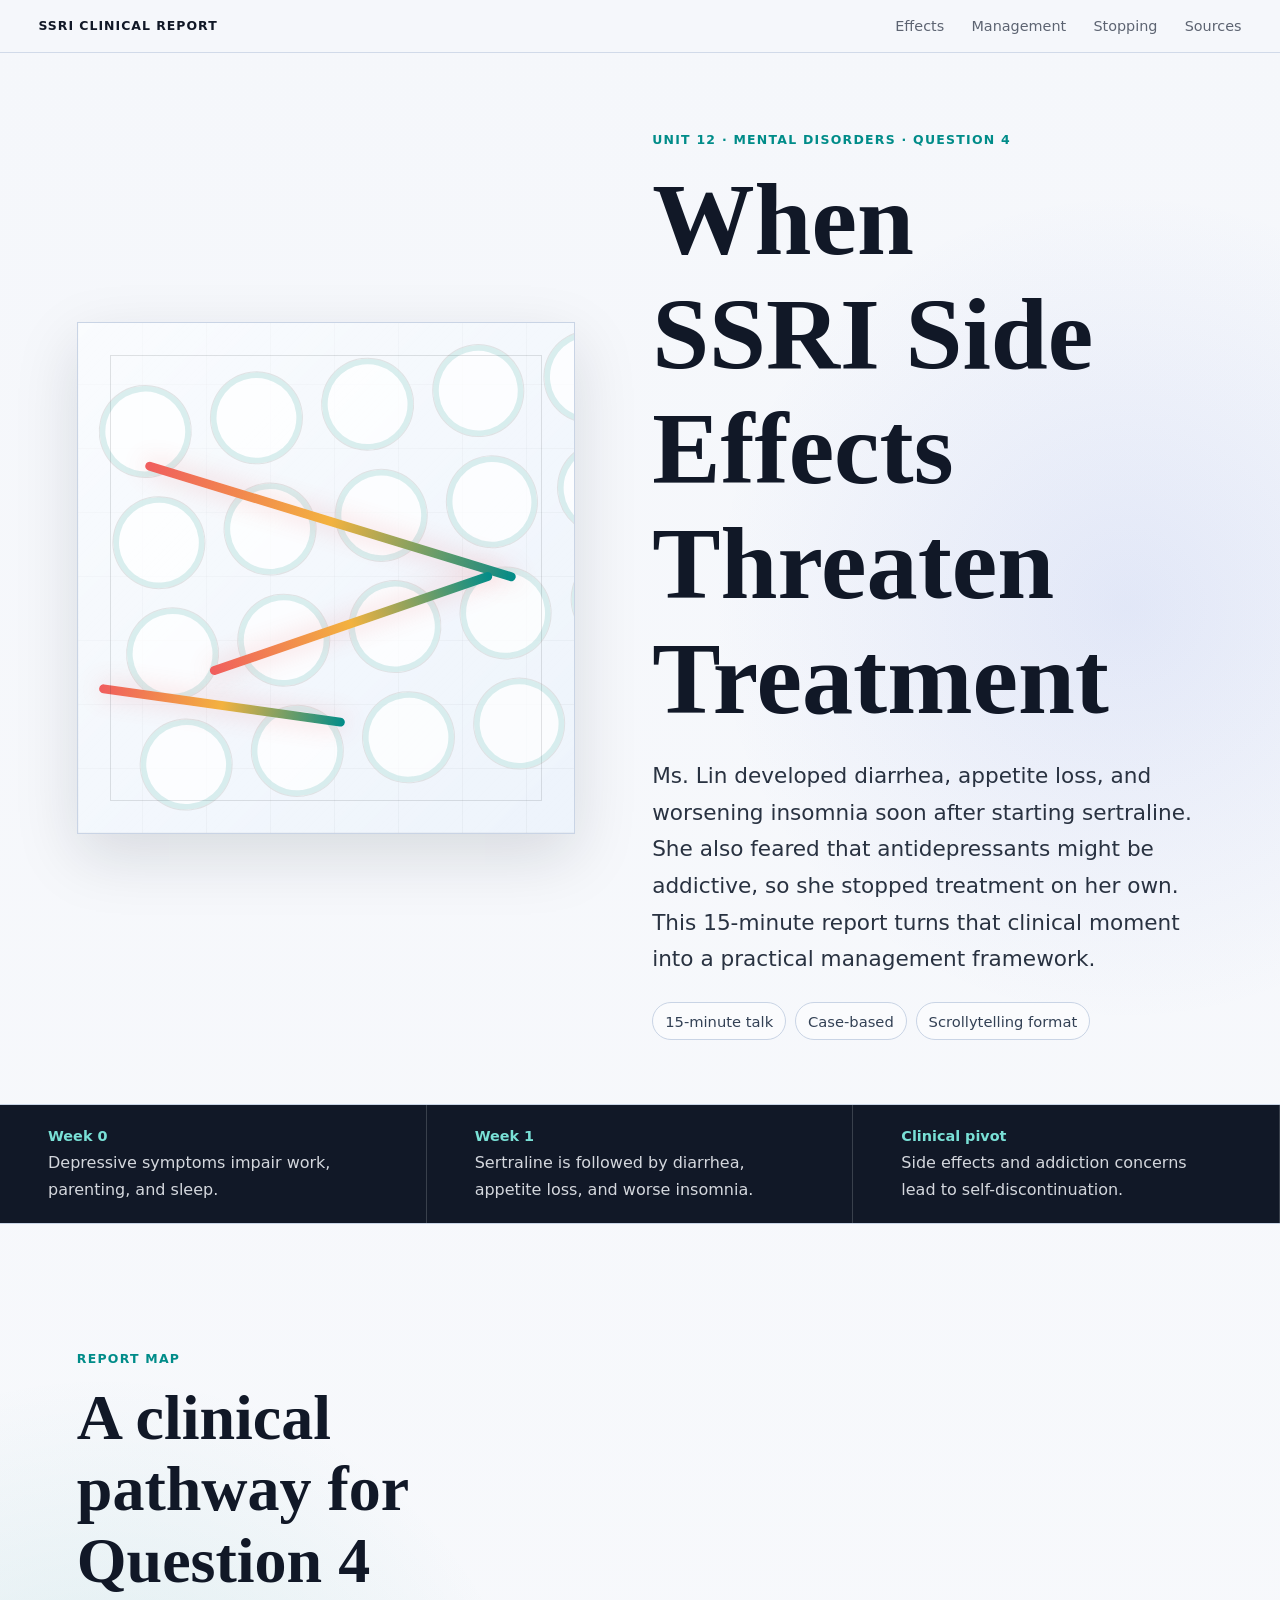
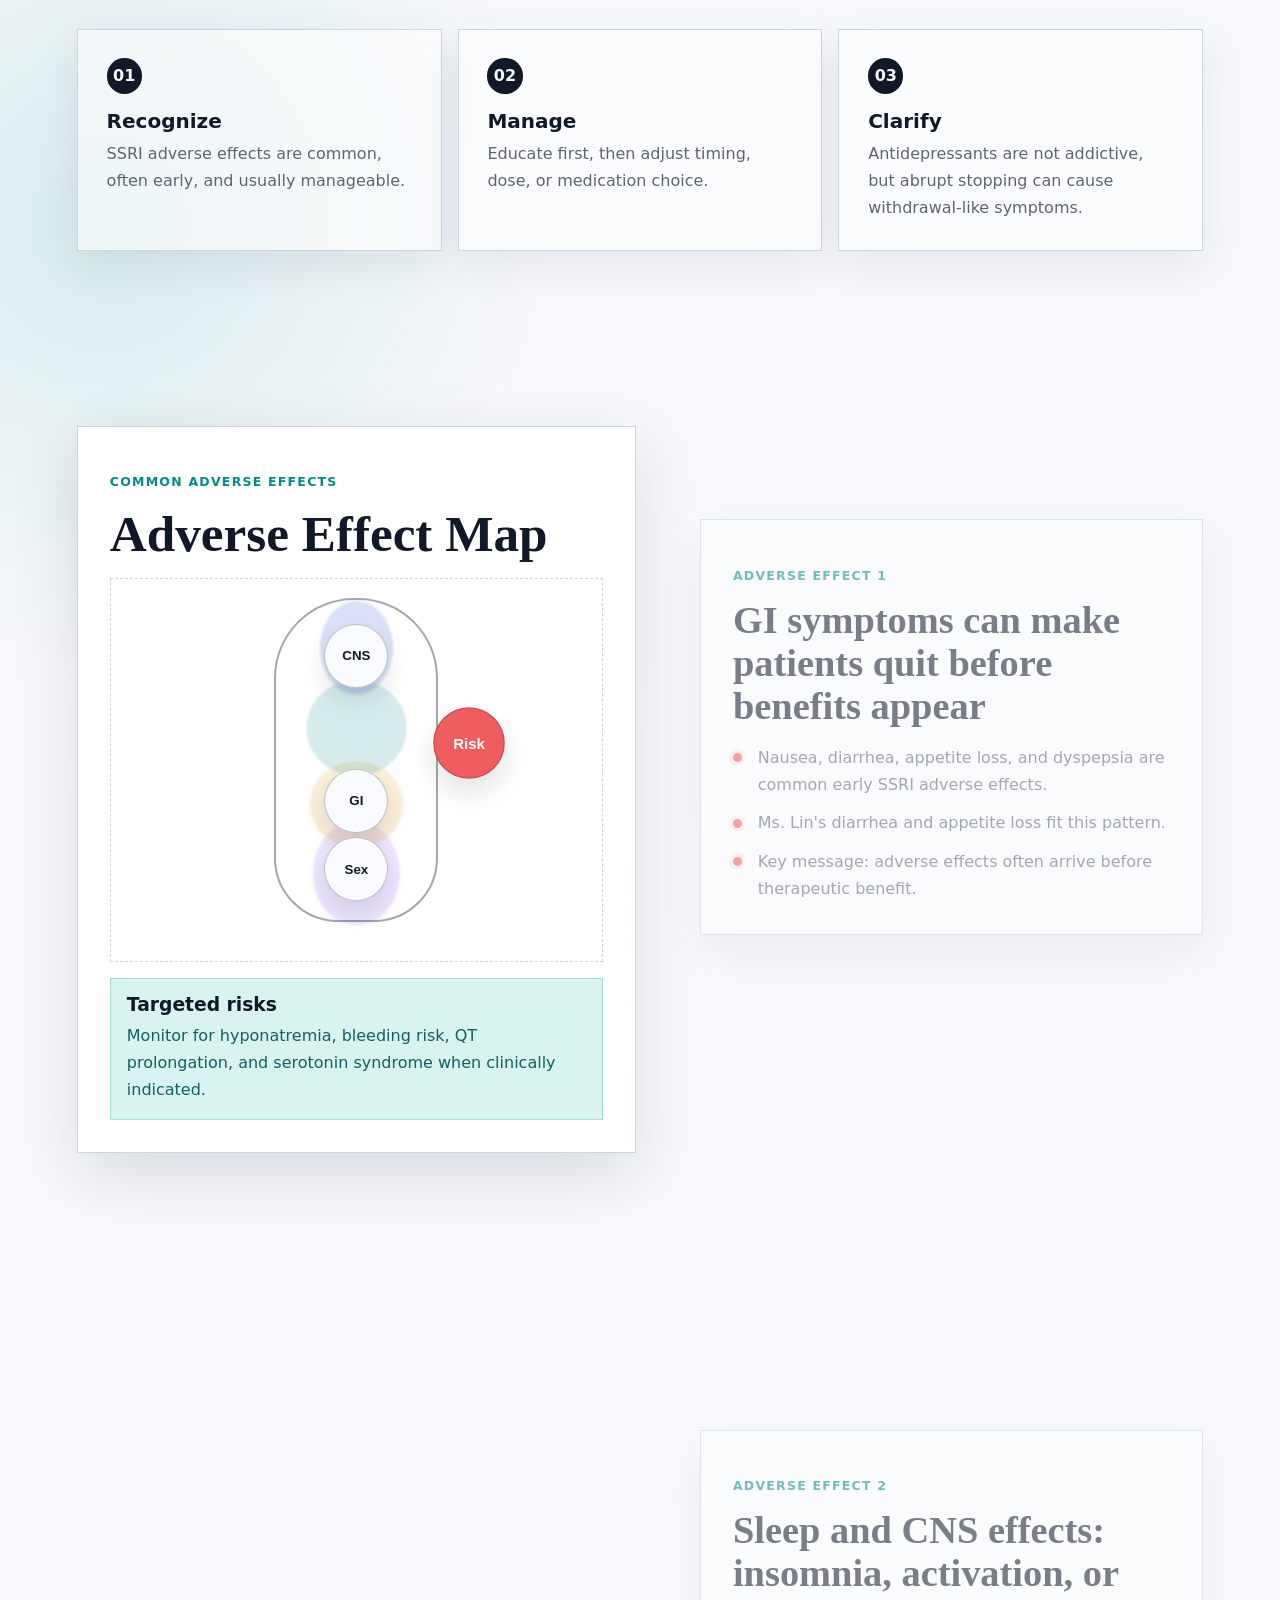
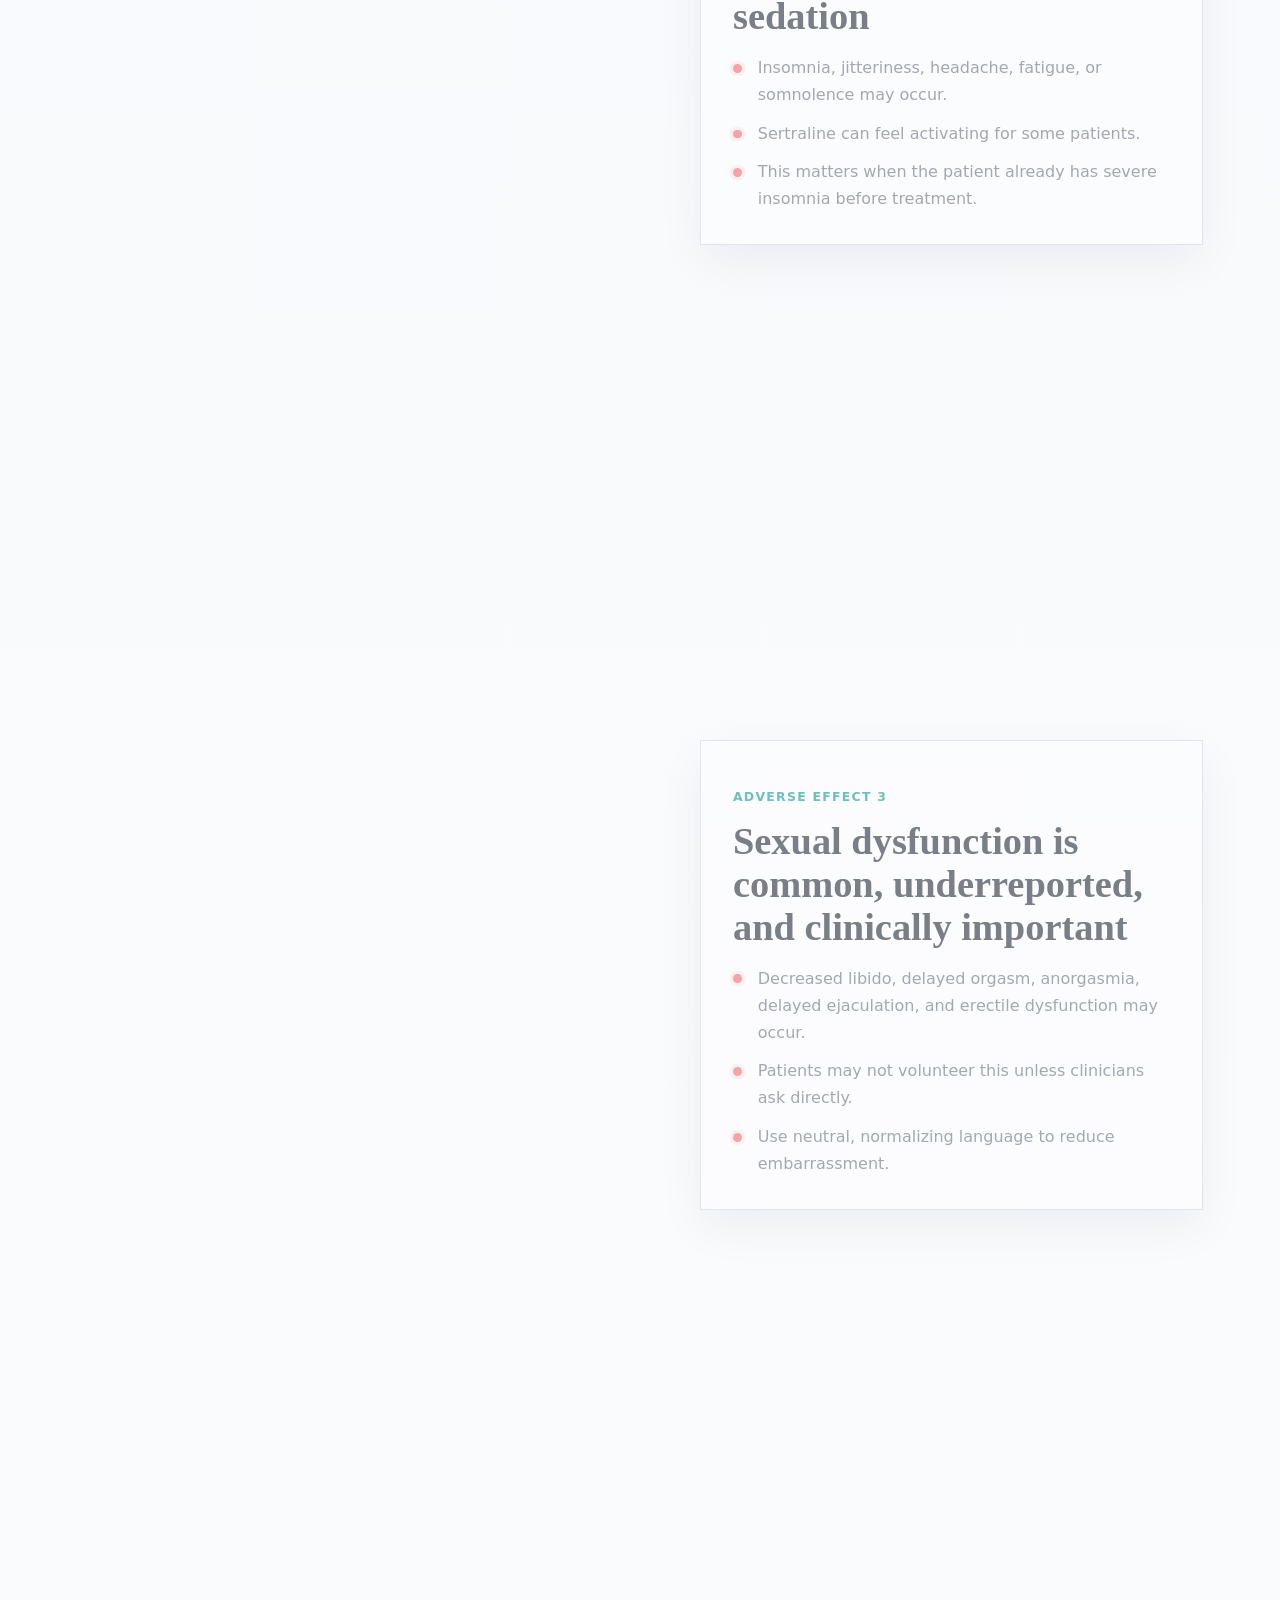
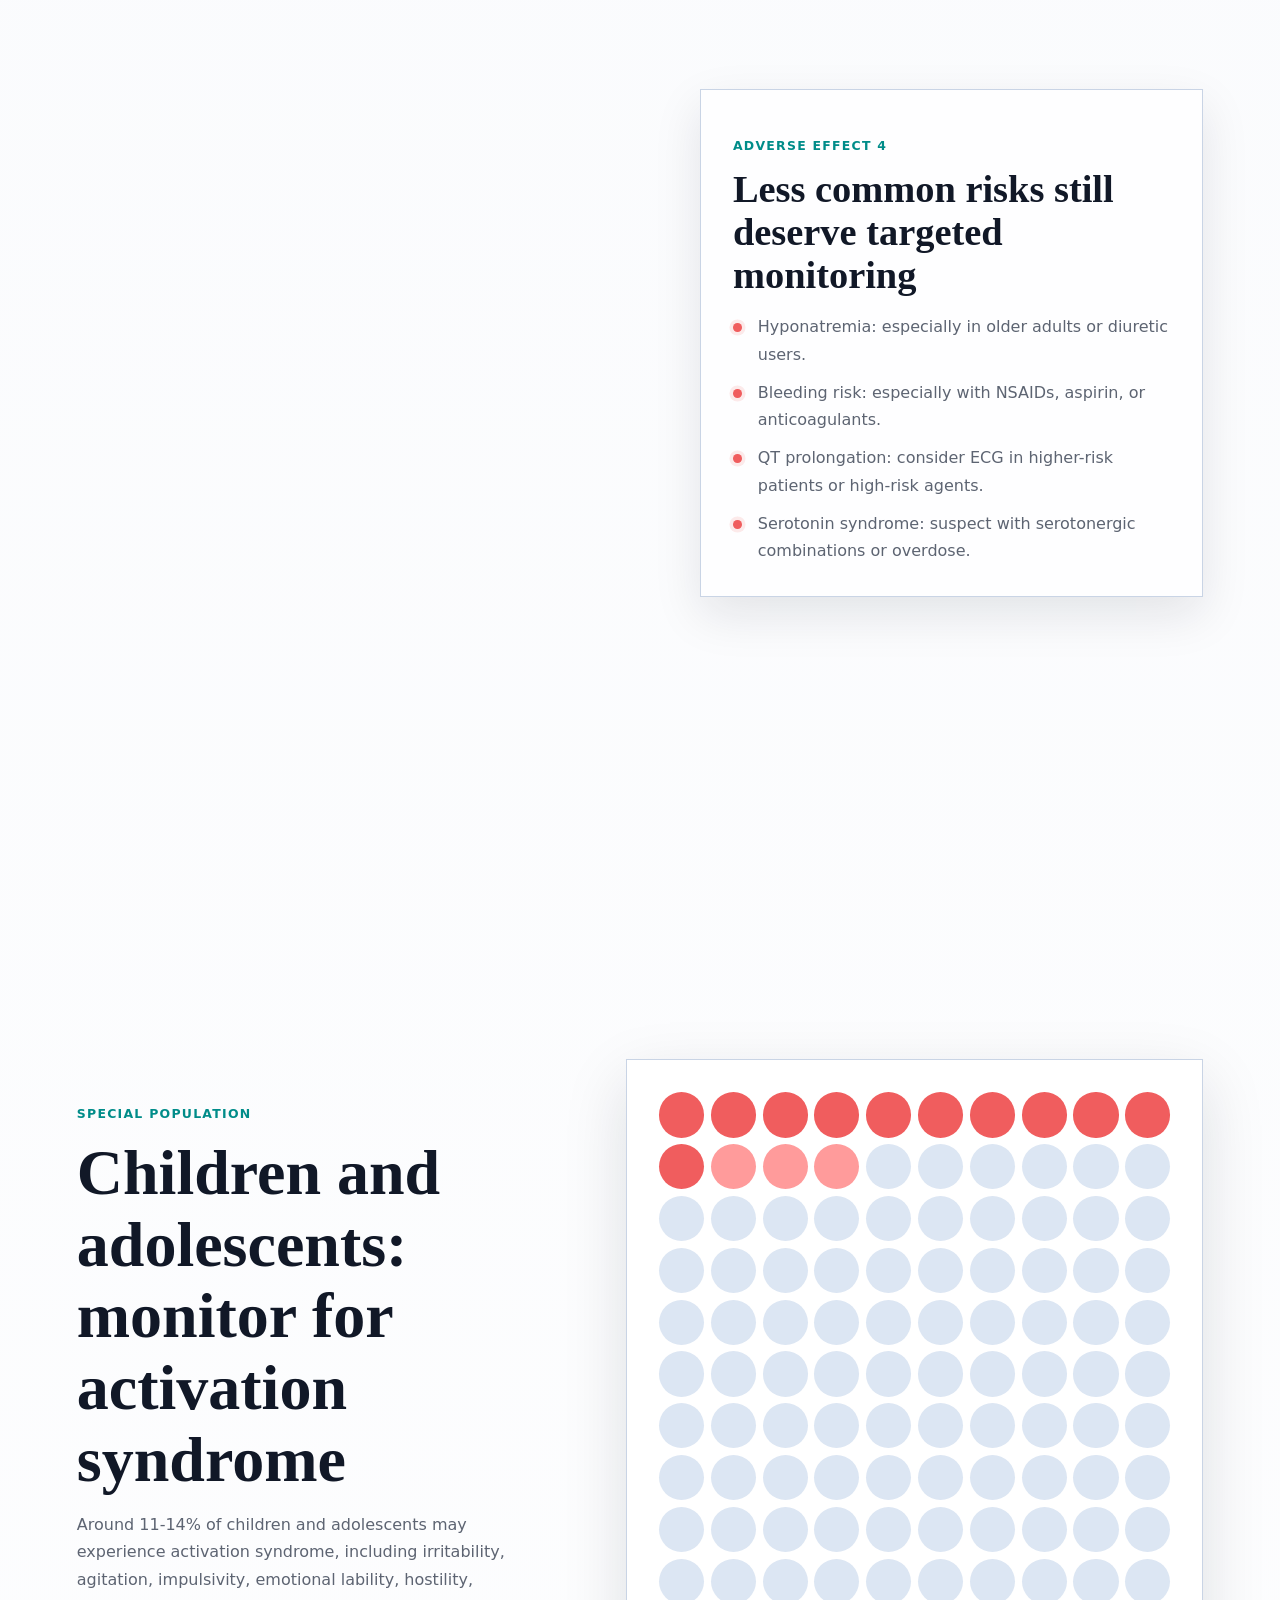
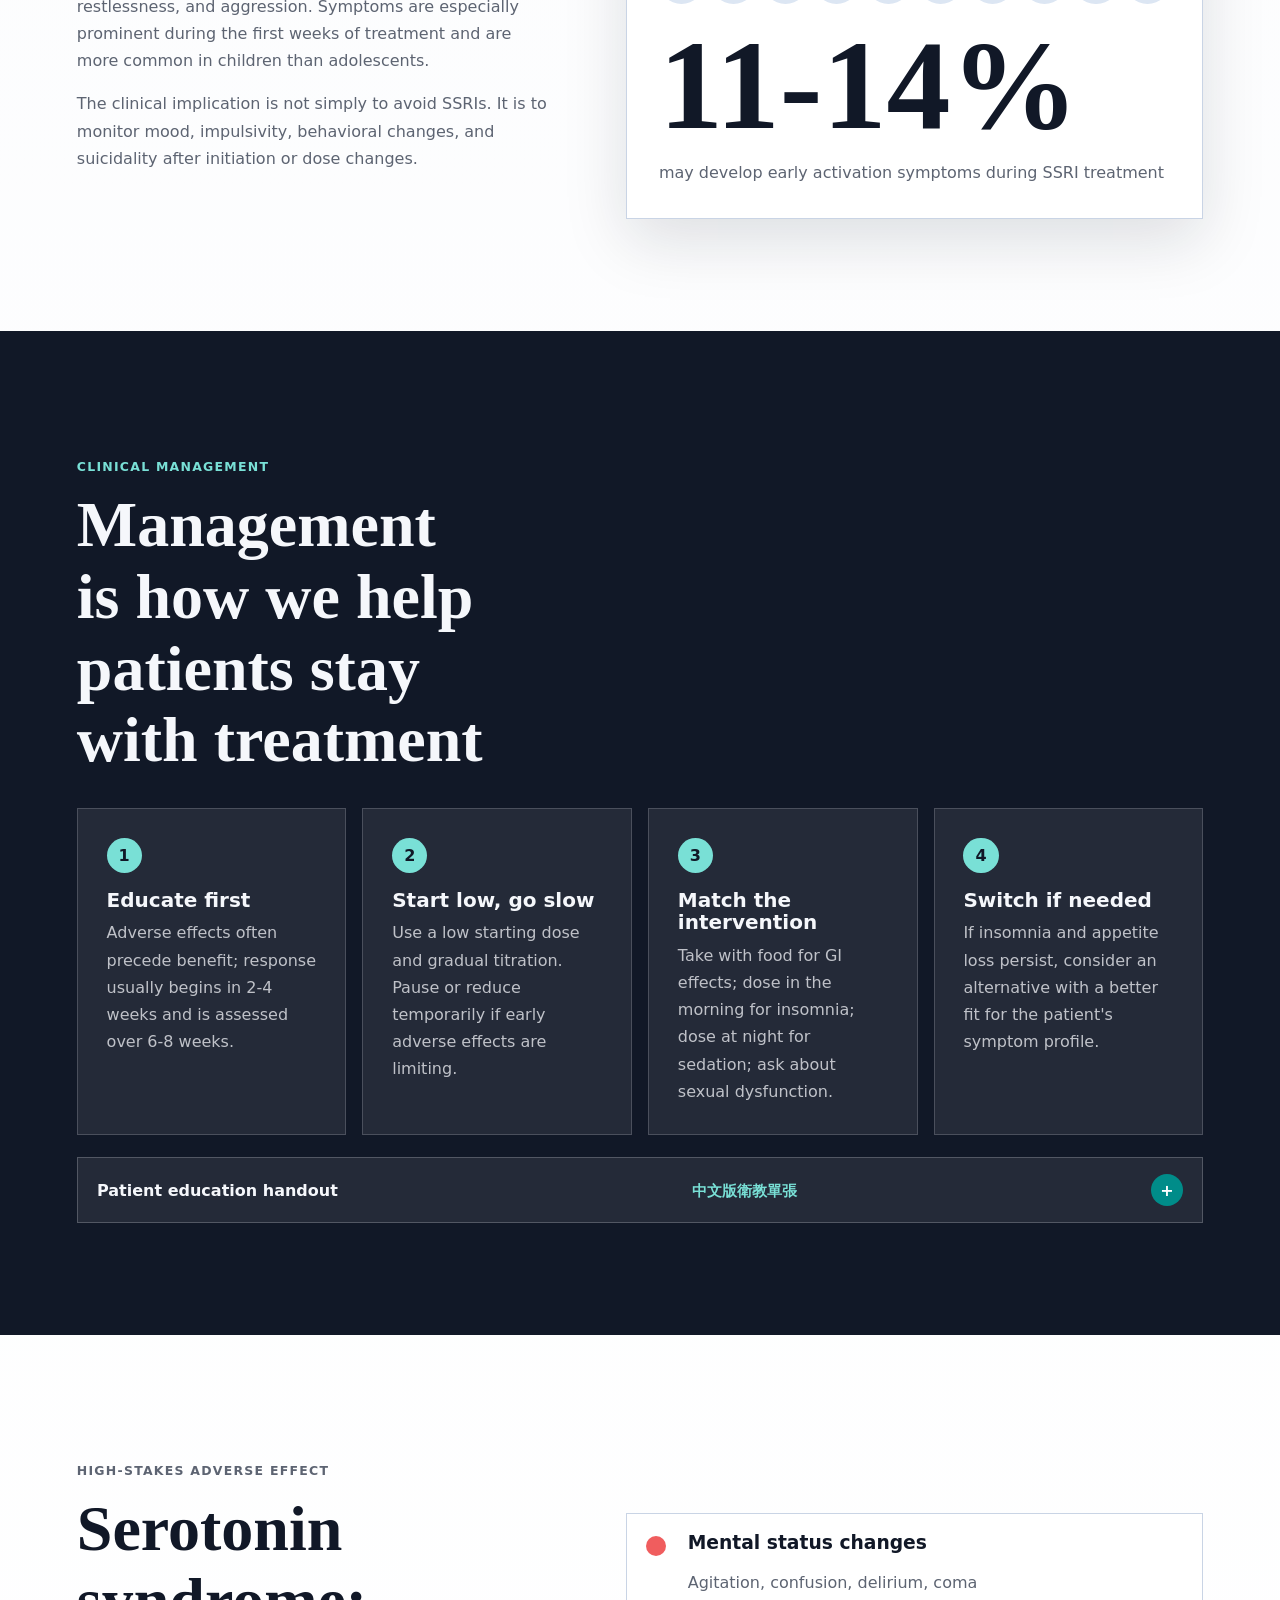
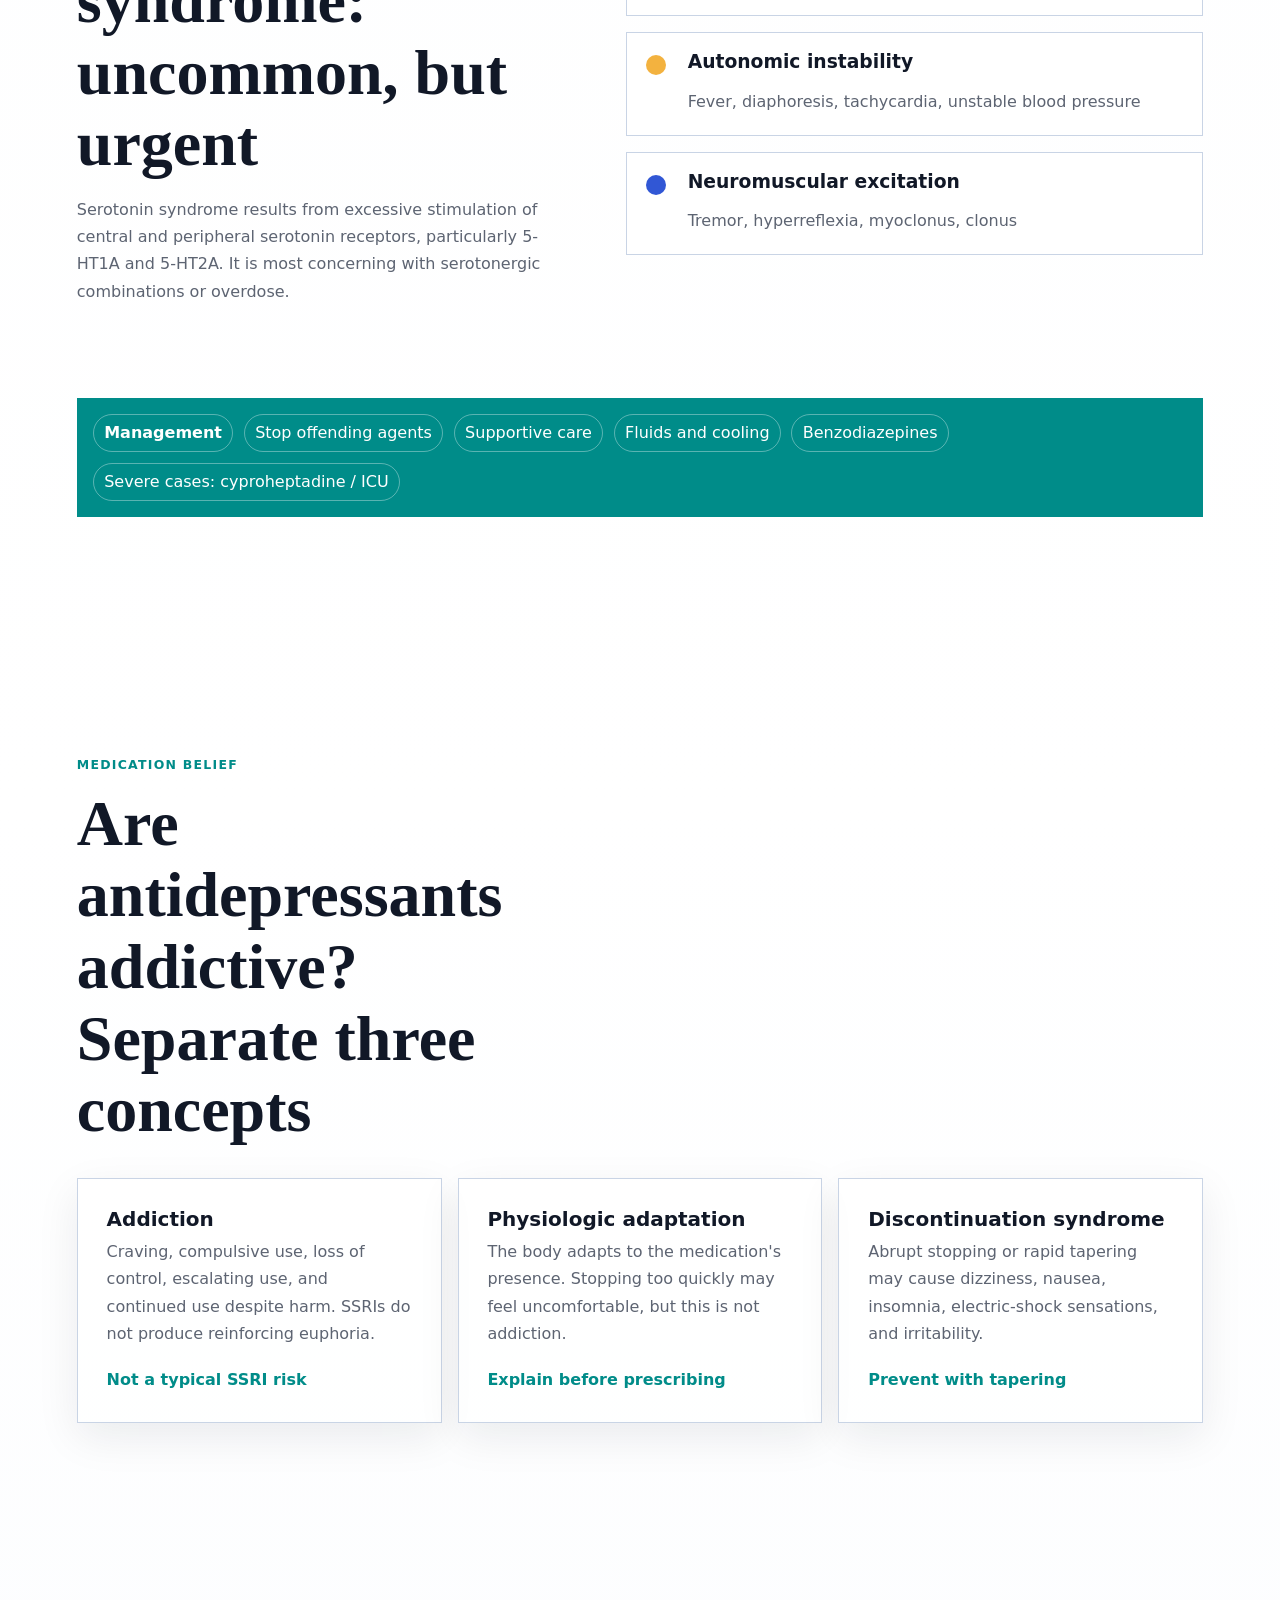
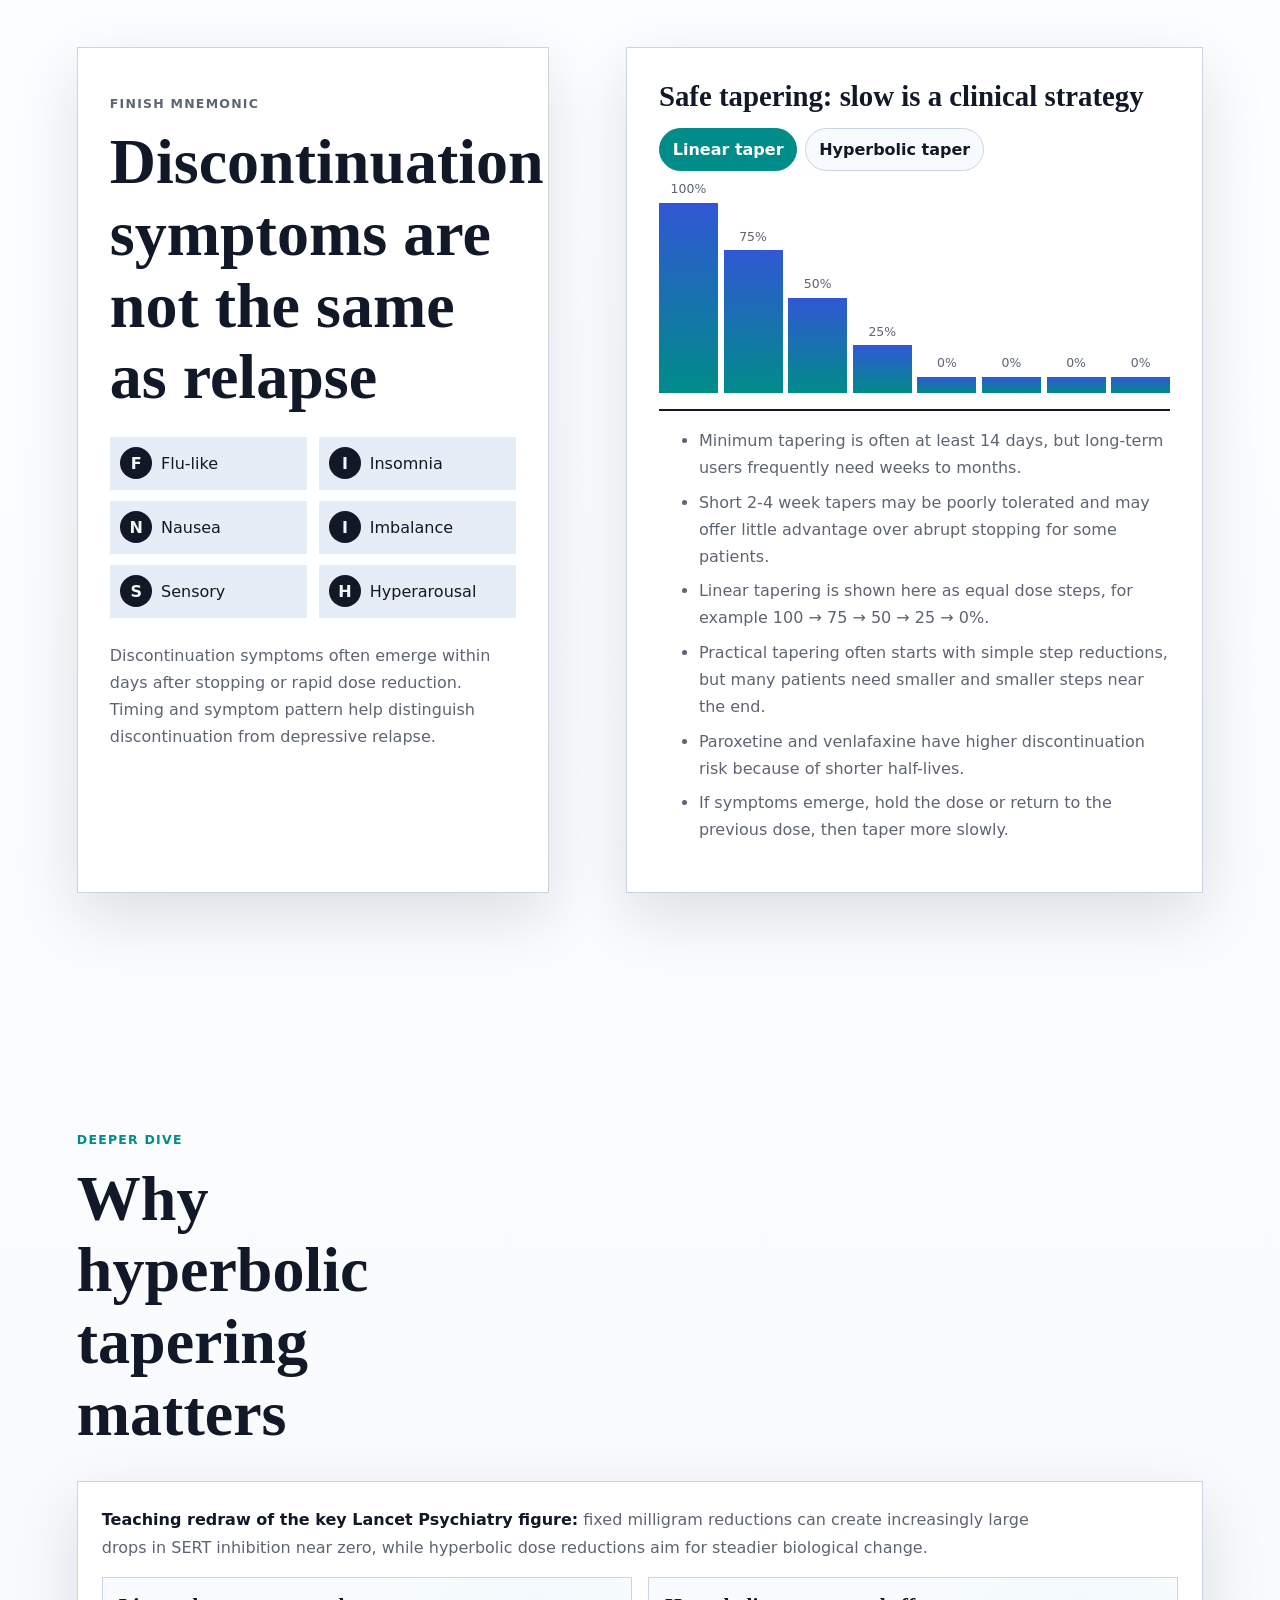
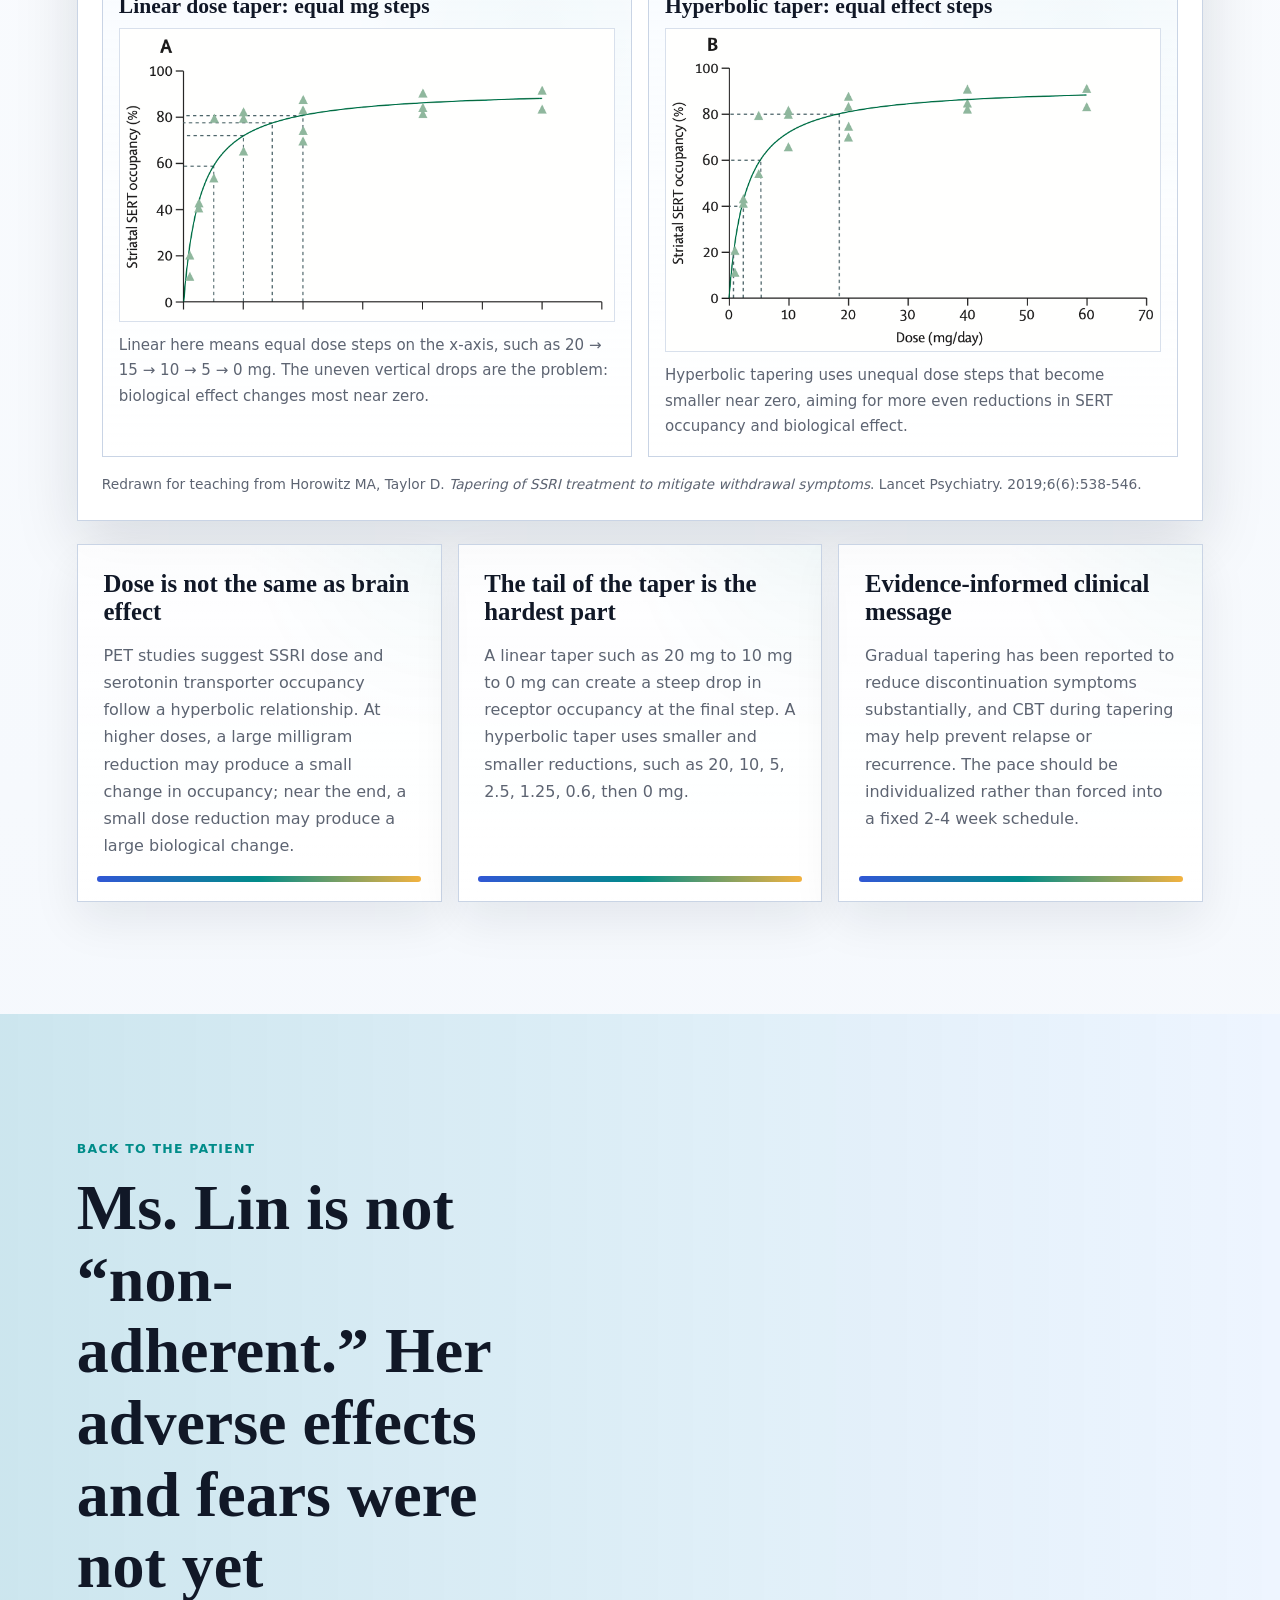
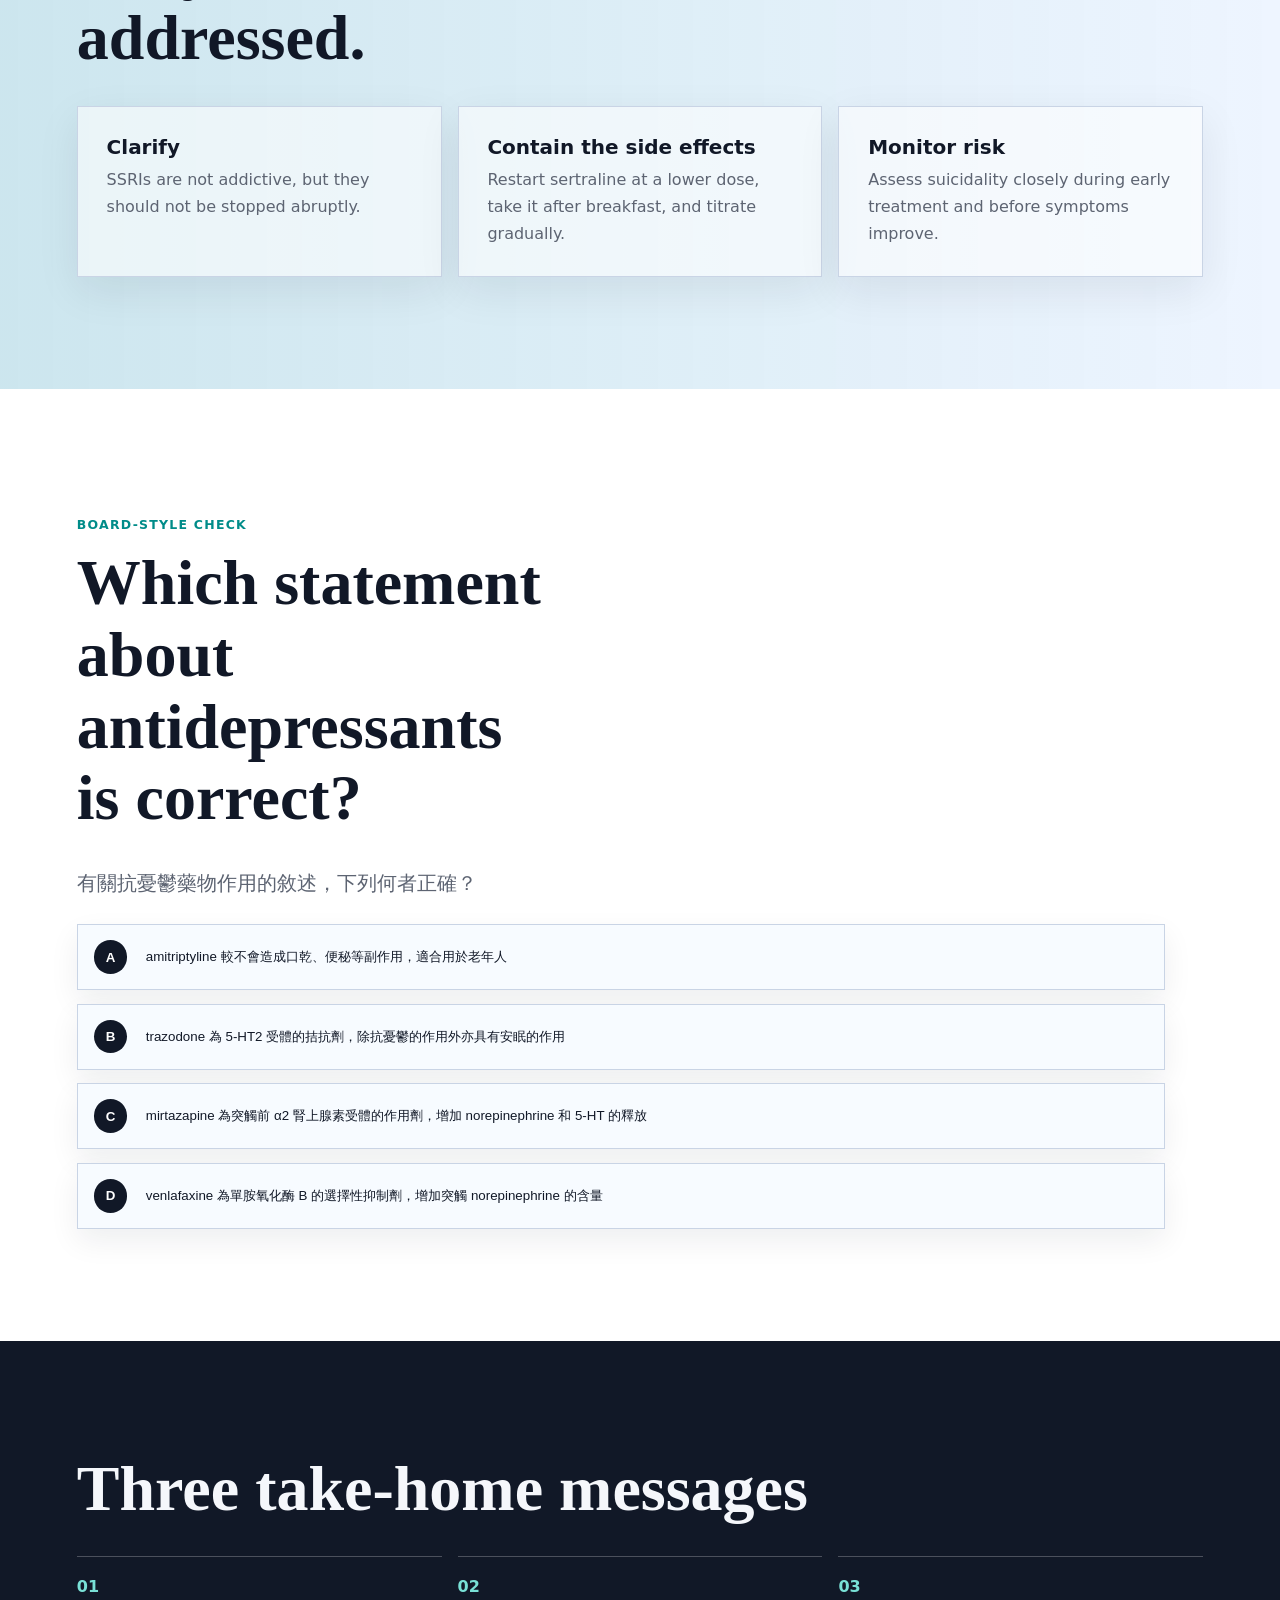
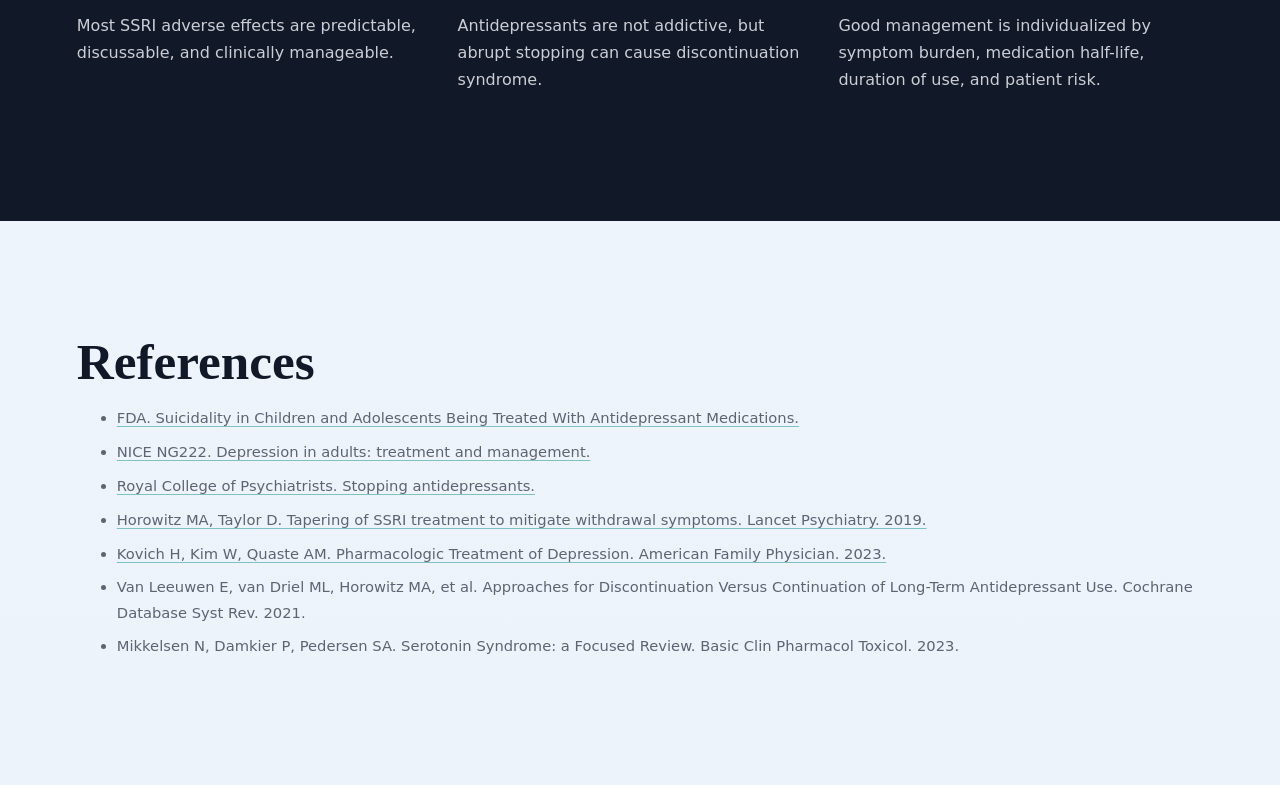
<file: index.html>
<!doctype html>
<html lang="en">
  <head>
    <meta charset="utf-8">
    <meta name="viewport" content="width=device-width, initial-scale=1">
    <title>SSRI Adverse Effects, Clinical Management, and Discontinuation</title>
    <meta
      name="description"
      content="A case-based 15-minute scrollytelling report on SSRI adverse effects, clinical management, addiction myths, and safe discontinuation."
    >
    <link rel="stylesheet" href="style.css">
  </head>
  <body>
    <div class="scroll-progress" aria-hidden="true"></div>
    <header class="site-header" aria-label="Header">
      <a href="#top" class="brand">SSRI clinical report</a>
      <nav aria-label="Section navigation">
        <a href="#effects">Effects</a>
        <a href="#manage">Management</a>
        <a href="#stop">Stopping</a>
        <a href="#sources">Sources</a>
      </nav>
    </header>

    <main id="top">
      <section class="hero" aria-labelledby="hero-title">
        <div class="hero-art" aria-hidden="true">
          <div class="neuro-grid">
            <span></span><span></span><span></span><span></span><span></span>
            <span></span><span></span><span></span><span></span><span></span>
            <span></span><span></span><span></span><span></span><span></span>
            <span></span><span></span><span></span><span></span><span></span>
          </div>
          <div class="serotonin-line line-a"></div>
          <div class="serotonin-line line-b"></div>
          <div class="serotonin-line line-c"></div>
        </div>
        <div class="hero-copy">
          <p class="kicker">Unit 12 · Mental Disorders · Question 4</p>
          <h1 id="hero-title">When SSRI Side Effects Threaten Treatment</h1>
          <p class="lede">
            Ms. Lin developed diarrhea, appetite loss, and worsening insomnia soon after starting sertraline.
            She also feared that antidepressants might be addictive, so she stopped treatment on her own.
            This 15-minute report turns that clinical moment into a practical management framework.
          </p>
          <div class="hero-meta" aria-label="Report details">
            <span>15-minute talk</span>
            <span>Case-based</span>
            <span>Scrollytelling format</span>
          </div>
        </div>
      </section>

      <section class="case-strip" aria-label="Case timeline">
        <div>
          <strong>Week 0</strong>
          <span>Depressive symptoms impair work, parenting, and sleep.</span>
        </div>
        <div>
          <strong>Week 1</strong>
          <span>Sertraline is followed by diarrhea, appetite loss, and worse insomnia.</span>
        </div>
        <div>
          <strong>Clinical pivot</strong>
          <span>Side effects and addiction concerns lead to self-discontinuation.</span>
        </div>
      </section>

      <section class="intro reveal" aria-labelledby="talk-roadmap">
        <p class="section-label">Report map</p>
        <h2 id="talk-roadmap">A clinical pathway for Question 4</h2>
        <div class="roadmap">
          <article>
            <span>01</span>
            <h3>Recognize</h3>
            <p>SSRI adverse effects are common, often early, and usually manageable.</p>
          </article>
          <article>
            <span>02</span>
            <h3>Manage</h3>
            <p>Educate first, then adjust timing, dose, or medication choice.</p>
          </article>
          <article>
            <span>03</span>
            <h3>Clarify</h3>
            <p>Antidepressants are not addictive, but abrupt stopping can cause withdrawal-like symptoms.</p>
          </article>
        </div>
      </section>

      <section class="scrolly" id="effects" aria-labelledby="effects-title">
        <div class="scrolly-graphic" aria-hidden="true">
          <div class="graphic-card">
            <p class="eyebrow">Common adverse effects</p>
            <h2 id="effects-title">Adverse Effect Map</h2>
            <div class="body-map">
              <button class="organ active" data-organ="gi" style="--x: 50%; --y: 58%;">GI</button>
              <button class="organ" data-organ="sleep" style="--x: 50%; --y: 20%;">CNS</button>
              <button class="organ" data-organ="sex" style="--x: 50%; --y: 76%;">Sex</button>
              <button class="organ" data-organ="risk" style="--x: 73%; --y: 43%;">Risk</button>
            </div>
            <div class="organ-detail" id="organ-detail">
              <h3>Gastrointestinal</h3>
              <p>Nausea, diarrhea, and appetite loss are most prominent early in treatment.</p>
            </div>
          </div>
        </div>

        <div class="scrolly-text">
          <article class="step is-active" data-organ="gi">
            <p class="step-number">Adverse effect 1</p>
            <h3>GI symptoms can make patients quit before benefits appear</h3>
            <ul class="effect-list">
              <li>Nausea, diarrhea, appetite loss, and dyspepsia are common early SSRI adverse effects.</li>
              <li>Ms. Lin's diarrhea and appetite loss fit this pattern.</li>
              <li>Key message: adverse effects often arrive before therapeutic benefit.</li>
            </ul>
          </article>

          <article class="step" data-organ="sleep">
            <p class="step-number">Adverse effect 2</p>
            <h3>Sleep and CNS effects: insomnia, activation, or sedation</h3>
            <ul class="effect-list">
              <li>Insomnia, jitteriness, headache, fatigue, or somnolence may occur.</li>
              <li>Sertraline can feel activating for some patients.</li>
              <li>This matters when the patient already has severe insomnia before treatment.</li>
            </ul>
          </article>

          <article class="step" data-organ="sex">
            <p class="step-number">Adverse effect 3</p>
            <h3>Sexual dysfunction is common, underreported, and clinically important</h3>
            <ul class="effect-list">
              <li>Decreased libido, delayed orgasm, anorgasmia, delayed ejaculation, and erectile dysfunction may occur.</li>
              <li>Patients may not volunteer this unless clinicians ask directly.</li>
              <li>Use neutral, normalizing language to reduce embarrassment.</li>
            </ul>
          </article>

          <article class="step" data-organ="risk">
            <p class="step-number">Adverse effect 4</p>
            <h3>Less common risks still deserve targeted monitoring</h3>
            <ul class="effect-list">
              <li>Hyponatremia: especially in older adults or diuretic users.</li>
              <li>Bleeding risk: especially with NSAIDs, aspirin, or anticoagulants.</li>
              <li>QT prolongation: consider ECG in higher-risk patients or high-risk agents.</li>
              <li>Serotonin syndrome: suspect with serotonergic combinations or overdose.</li>
            </ul>
          </article>
        </div>
      </section>

      <section class="activation reveal" aria-labelledby="activation-title">
        <div class="activation-copy">
          <p class="section-label">Special population</p>
          <h2 id="activation-title">Children and adolescents: monitor for activation syndrome</h2>
          <p>
            Around 11-14% of children and adolescents may experience activation syndrome, including irritability,
            agitation, impulsivity, emotional lability, hostility, restlessness, and aggression.
            Symptoms are especially prominent during the first weeks of treatment and are more common in children than adolescents.
          </p>
          <p>
            The clinical implication is not simply to avoid SSRIs. It is to monitor mood, impulsivity, behavioral changes,
            and suicidality after initiation or dose changes.
          </p>
        </div>
        <div class="activation-chart" aria-label="Activation syndrome around 11 to 14 percent">
          <div class="people-grid">
            <span class="on"></span><span class="on"></span><span class="on"></span><span class="on"></span><span class="on"></span>
            <span class="on"></span><span class="on"></span><span class="on"></span><span class="on"></span><span class="on"></span>
            <span class="on"></span><span class="on soft"></span><span class="on soft"></span><span class="on soft"></span><span></span>
            <span></span><span></span><span></span><span></span><span></span>
            <span></span><span></span><span></span><span></span><span></span>
            <span></span><span></span><span></span><span></span><span></span>
            <span></span><span></span><span></span><span></span><span></span>
            <span></span><span></span><span></span><span></span><span></span>
            <span></span><span></span><span></span><span></span><span></span>
            <span></span><span></span><span></span><span></span><span></span>
            <span></span><span></span><span></span><span></span><span></span>
            <span></span><span></span><span></span><span></span><span></span>
            <span></span><span></span><span></span><span></span><span></span>
            <span></span><span></span><span></span><span></span><span></span>
            <span></span><span></span><span></span><span></span><span></span>
            <span></span><span></span><span></span><span></span><span></span>
            <span></span><span></span><span></span><span></span><span></span>
            <span></span><span></span><span></span><span></span><span></span>
            <span></span><span></span><span></span><span></span><span></span>
            <span></span><span></span><span></span><span></span><span></span>
          </div>
          <strong>11-14%</strong>
          <p>may develop early activation symptoms during SSRI treatment</p>
        </div>
      </section>

      <section class="management reveal" id="manage" aria-labelledby="manage-title">
        <p class="section-label">Clinical management</p>
        <h2 id="manage-title">Management is how we help patients stay with treatment</h2>
        <div class="management-grid">
          <article>
            <span>1</span>
            <h3>Educate first</h3>
            <p>Adverse effects often precede benefit; response usually begins in 2-4 weeks and is assessed over 6-8 weeks.</p>
          </article>
          <article>
            <span>2</span>
            <h3>Start low, go slow</h3>
            <p>Use a low starting dose and gradual titration. Pause or reduce temporarily if early adverse effects are limiting.</p>
          </article>
          <article>
            <span>3</span>
            <h3>Match the intervention</h3>
            <p>Take with food for GI effects; dose in the morning for insomnia; dose at night for sedation; ask about sexual dysfunction.</p>
          </article>
          <article>
            <span>4</span>
            <h3>Switch if needed</h3>
            <p>If insomnia and appetite loss persist, consider an alternative with a better fit for the patient's symptom profile.</p>
          </article>
        </div>
        <details class="patient-handout">
          <summary>
            <span>Patient education handout</span>
            <strong>中文版衛教單張</strong>
          </summary>
          <div class="handout-content">
            <div>
              <h3>開始服用 SSRI：你可能會遇到什麼？</h3>
              <p>剛開始服用抗憂鬱藥時，副作用可能比療效更早出現。這不代表藥物無效，也不代表你「不適合治療」。多數輕微副作用會在前幾週逐漸改善。</p>
            </div>
            <div class="handout-grid">
              <article>
                <h4>常見初期不適</h4>
                <ul>
                  <li>噁心、腹瀉、食慾下降</li>
                  <li>頭痛、疲倦或嗜睡</li>
                  <li>睡不好、比較焦躁</li>
                </ul>
              </article>
              <article>
                <h4>你可以怎麼做</h4>
                <ul>
                  <li>腸胃不適：可改成飯後服用</li>
                  <li>睡不著：可詢問醫師是否改早上服用</li>
                  <li>嗜睡：可詢問醫師是否改晚上服用</li>
                </ul>
              </article>
              <article>
                <h4>請不要自行停藥</h4>
                <ul>
                  <li>抗憂鬱藥不會造成典型成癮</li>
                  <li>突然停藥可能造成頭暈、噁心、失眠或電流感</li>
                  <li>想停藥時，請和醫師一起慢慢減量</li>
                </ul>
              </article>
            </div>
            <p class="handout-alert">若出現自殺想法、衝動行為、嚴重躁動、高燒、肌肉僵硬或意識混亂，請立即就醫或聯絡急診。</p>
          </div>
        </details>
      </section>

      <section class="syndrome reveal" aria-labelledby="serotonin-title">
        <div>
          <p class="section-label">High-stakes adverse effect</p>
          <h2 id="serotonin-title">Serotonin syndrome: uncommon, but urgent</h2>
          <p>
            Serotonin syndrome results from excessive stimulation of central and peripheral serotonin receptors,
            particularly 5-HT1A and 5-HT2A. It is most concerning with serotonergic combinations or overdose.
          </p>
        </div>
        <div class="triad" aria-label="Three clinical domains of serotonin syndrome">
          <article>
            <span></span>
            <h3>Mental status changes</h3>
            <p>Agitation, confusion, delirium, coma</p>
          </article>
          <article>
            <span></span>
            <h3>Autonomic instability</h3>
            <p>Fever, diaphoresis, tachycardia, unstable blood pressure</p>
          </article>
          <article>
            <span></span>
            <h3>Neuromuscular excitation</h3>
            <p>Tremor, hyperreflexia, myoclonus, clonus</p>
          </article>
        </div>
        <div class="treatment-ribbon">
          <strong>Management</strong>
          <span>Stop offending agents</span>
          <span>Supportive care</span>
          <span>Fluids and cooling</span>
          <span>Benzodiazepines</span>
          <span>Severe cases: cyproheptadine / ICU</span>
        </div>
      </section>

      <section class="myth reveal" aria-labelledby="myth-title">
        <p class="section-label">Medication belief</p>
        <h2 id="myth-title">Are antidepressants addictive? Separate three concepts</h2>
        <div class="myth-cards">
          <article>
            <h3>Addiction</h3>
            <p>Craving, compulsive use, loss of control, escalating use, and continued use despite harm. SSRIs do not produce reinforcing euphoria.</p>
            <strong>Not a typical SSRI risk</strong>
          </article>
          <article>
            <h3>Physiologic adaptation</h3>
            <p>The body adapts to the medication's presence. Stopping too quickly may feel uncomfortable, but this is not addiction.</p>
            <strong>Explain before prescribing</strong>
          </article>
          <article>
            <h3>Discontinuation syndrome</h3>
            <p>Abrupt stopping or rapid tapering may cause dizziness, nausea, insomnia, electric-shock sensations, and irritability.</p>
            <strong>Prevent with tapering</strong>
          </article>
        </div>
      </section>

      <section class="discontinuation reveal" id="stop" aria-labelledby="stop-title">
        <div class="finish-panel">
          <p class="section-label">FINISH mnemonic</p>
          <h2 id="stop-title">Discontinuation symptoms are not the same as relapse</h2>
          <div class="finish-grid" aria-label="FINISH mnemonic">
            <span><b>F</b>Flu-like</span>
            <span><b>I</b>Insomnia</span>
            <span><b>N</b>Nausea</span>
            <span><b>I</b>Imbalance</span>
            <span><b>S</b>Sensory</span>
            <span><b>H</b>Hyperarousal</span>
          </div>
          <p>
            Discontinuation symptoms often emerge within days after stopping or rapid dose reduction.
            Timing and symptom pattern help distinguish discontinuation from depressive relapse.
          </p>
        </div>
        <div class="taper-panel">
          <h3>Safe tapering: slow is a clinical strategy</h3>
          <div class="taper-toggle" aria-label="Tapering strategy selector">
            <button class="taper-button active" data-taper="linear" type="button">Linear taper</button>
            <button class="taper-button" data-taper="hyperbolic" type="button">Hyperbolic taper</button>
          </div>
          <div class="taper-viz" aria-label="SSRI tapering diagram">
            <div style="--h: 100%"><span>100%</span></div>
            <div style="--h: 75%"><span>75%</span></div>
            <div style="--h: 50%"><span>50%</span></div>
            <div style="--h: 25%"><span>25%</span></div>
            <div style="--h: 0%"><span>0%</span></div>
            <div style="--h: 0%"><span>0%</span></div>
            <div style="--h: 0%"><span>0%</span></div>
            <div style="--h: 0%"><span>0%</span></div>
          </div>
          <ul>
            <li>Minimum tapering is often at least 14 days, but long-term users frequently need weeks to months.</li>
            <li>Short 2-4 week tapers may be poorly tolerated and may offer little advantage over abrupt stopping for some patients.</li>
            <li>Linear tapering is shown here as equal dose steps, for example 100 → 75 → 50 → 25 → 0%.</li>
            <li>Practical tapering often starts with simple step reductions, but many patients need smaller and smaller steps near the end.</li>
            <li>Paroxetine and venlafaxine have higher discontinuation risk because of shorter half-lives.</li>
            <li>If symptoms emerge, hold the dose or return to the previous dose, then taper more slowly.</li>
          </ul>
        </div>
      </section>

      <section class="taper-deep-dive reveal" aria-labelledby="deep-taper-title">
        <p class="section-label">Deeper dive</p>
        <h2 id="deep-taper-title">Why hyperbolic tapering matters</h2>
        <figure class="paper-figure">
          <figcaption>
            <strong>Teaching redraw of the key Lancet Psychiatry figure:</strong>
            fixed milligram reductions can create increasingly large drops in SERT inhibition near zero,
            while hyperbolic dose reductions aim for steadier biological change.
          </figcaption>
          <div class="figure-panels" aria-label="Redrawn comparison of linear and hyperbolic SSRI tapering">
            <div class="figure-panel">
              <h3>Linear dose taper: equal mg steps</h3>
              <img
                src="lancet-linear-taper.png"
                alt="Redrawn figure showing striatal SERT occupancy rising steeply at low doses and flattening at higher doses, illustrating linear taper points."
              >
              <p>Linear here means equal dose steps on the x-axis, such as 20 → 15 → 10 → 5 → 0 mg. The uneven vertical drops are the problem: biological effect changes most near zero.</p>
            </div>
            <div class="figure-panel">
              <h3>Hyperbolic taper: equal effect steps</h3>
              <img
                src="lancet-hyperbolic-taper.png"
                alt="Redrawn figure showing hyperbolic dose reductions mapped to steadier changes in striatal SERT occupancy."
              >
              <p>Hyperbolic tapering uses unequal dose steps that become smaller near zero, aiming for more even reductions in SERT occupancy and biological effect.</p>
            </div>
          </div>
          <p class="figure-source">
            Redrawn for teaching from Horowitz MA, Taylor D. <em>Tapering of SSRI treatment to mitigate withdrawal symptoms</em>.
            Lancet Psychiatry. 2019;6(6):538-546.
          </p>
        </figure>
        <div class="deep-grid">
          <article class="deep-card">
            <h3>Dose is not the same as brain effect</h3>
            <p>
              PET studies suggest SSRI dose and serotonin transporter occupancy follow a hyperbolic relationship.
              At higher doses, a large milligram reduction may produce a small change in occupancy; near the end, a small dose reduction may produce a large biological change.
            </p>
          </article>
          <article class="deep-card">
            <h3>The tail of the taper is the hardest part</h3>
            <p>
              A linear taper such as 20 mg to 10 mg to 0 mg can create a steep drop in receptor occupancy at the final step.
              A hyperbolic taper uses smaller and smaller reductions, such as 20, 10, 5, 2.5, 1.25, 0.6, then 0 mg.
            </p>
          </article>
          <article class="deep-card">
            <h3>Evidence-informed clinical message</h3>
            <p>
              Gradual tapering has been reported to reduce discontinuation symptoms substantially, and CBT during tapering may help prevent relapse or recurrence.
              The pace should be individualized rather than forced into a fixed 2-4 week schedule.
            </p>
          </article>
        </div>
      </section>

      <section class="closing reveal" aria-labelledby="closing-title">
        <p class="section-label">Back to the patient</p>
        <h2 id="closing-title">Ms. Lin is not “non-adherent.” Her adverse effects and fears were not yet addressed.</h2>
        <div class="closing-grid">
          <article>
            <h3>Clarify</h3>
            <p>SSRIs are not addictive, but they should not be stopped abruptly.</p>
          </article>
          <article>
            <h3>Contain the side effects</h3>
            <p>Restart sertraline at a lower dose, take it after breakfast, and titrate gradually.</p>
          </article>
          <article>
            <h3>Monitor risk</h3>
            <p>Assess suicidality closely during early treatment and before symptoms improve.</p>
          </article>
        </div>
      </section>

      <section class="board-quiz reveal" aria-labelledby="quiz-title">
        <p class="section-label">Board-style check</p>
        <h2 id="quiz-title">Which statement about antidepressants is correct?</h2>
        <p class="quiz-stem">有關抗憂鬱藥物作用的敘述，下列何者正確？</p>
        <div class="quiz-options" role="radiogroup" aria-label="抗憂鬱藥物作用選擇題">
          <button class="quiz-option" type="button" data-correct="false">
            <span>A</span>
            amitriptyline 較不會造成口乾、便秘等副作用，適合用於老年人
          </button>
          <button class="quiz-option" type="button" data-correct="true">
            <span>B</span>
            trazodone 為 5-HT2 受體的拮抗劑，除抗憂鬱的作用外亦具有安眠的作用
          </button>
          <button class="quiz-option" type="button" data-correct="false">
            <span>C</span>
            mirtazapine 為突觸前 α2 腎上腺素受體的作用劑，增加 norepinephrine 和 5-HT 的釋放
          </button>
          <button class="quiz-option" type="button" data-correct="false">
            <span>D</span>
            venlafaxine 為單胺氧化酶 B 的選擇性抑制劑，增加突觸 norepinephrine 的含量
          </button>
        </div>
        <div class="quiz-feedback" id="quiz-feedback" hidden>
          <h3>答案：B</h3>
          <p>
            trazodone 主要屬於 serotonin antagonist and reuptake inhibitor，具有 5-HT2 受體拮抗作用，也有鎮靜、助眠效果，因此除了抗憂鬱作用外，臨床上也常用於失眠明顯的病人。
          </p>
          <ul>
            <li><strong>A 錯：</strong>amitriptyline 是三環抗憂鬱劑，抗膽鹼副作用明顯，常見口乾、便秘、尿滯留、認知功能影響等，因此通常不適合作為老年人的優先選擇。</li>
            <li><strong>C 錯：</strong>mirtazapine 是突觸前 α2 腎上腺素受體拮抗劑，不是作用劑；阻斷 α2 受體後會增加 norepinephrine 和 serotonin 的釋放。</li>
            <li><strong>D 錯：</strong>venlafaxine 是 serotonin-norepinephrine reuptake inhibitor（SNRI），不是選擇性 MAO-B 抑制劑。</li>
          </ul>
        </div>
      </section>

      <section class="takeaways" aria-labelledby="takeaways-title">
        <h2 id="takeaways-title">Three take-home messages</h2>
        <ol>
          <li>Most SSRI adverse effects are predictable, discussable, and clinically manageable.</li>
          <li>Antidepressants are not addictive, but abrupt stopping can cause discontinuation syndrome.</li>
          <li>Good management is individualized by symptom burden, medication half-life, duration of use, and patient risk.</li>
        </ol>
      </section>

      <section class="sources" id="sources" aria-labelledby="sources-title">
        <h2 id="sources-title">References</h2>
        <ul>
          <li><a href="https://www.fda.gov/drugs/postmarket-drug-safety-information-patients-and-providers/suicidality-children-and-adolescents-being-treated-antidepressant-medications">FDA. Suicidality in Children and Adolescents Being Treated With Antidepressant Medications.</a></li>
          <li><a href="https://www.nice.org.uk/guidance/NG222/chapter/1-Recommendations">NICE NG222. Depression in adults: treatment and management.</a></li>
          <li><a href="https://www.rcpsych.ac.uk/mental-health/treatments-and-wellbeing/stopping-antidepressants">Royal College of Psychiatrists. Stopping antidepressants.</a></li>
          <li><a href="https://pubmed.ncbi.nlm.nih.gov/31230675/">Horowitz MA, Taylor D. Tapering of SSRI treatment to mitigate withdrawal symptoms. Lancet Psychiatry. 2019.</a></li>
          <li><a href="https://www.aafp.org/pubs/afp/issues/2023/0200/pharmacologic-treatment-of-depression.html">Kovich H, Kim W, Quaste AM. Pharmacologic Treatment of Depression. American Family Physician. 2023.</a></li>
          <li>Van Leeuwen E, van Driel ML, Horowitz MA, et al. Approaches for Discontinuation Versus Continuation of Long-Term Antidepressant Use. Cochrane Database Syst Rev. 2021.</li>
          <li>Mikkelsen N, Damkier P, Pedersen SA. Serotonin Syndrome: a Focused Review. Basic Clin Pharmacol Toxicol. 2023.</li>
        </ul>
      </section>
    </main>

    <script src="script.js"></script>
  </body>
</html>
</file>
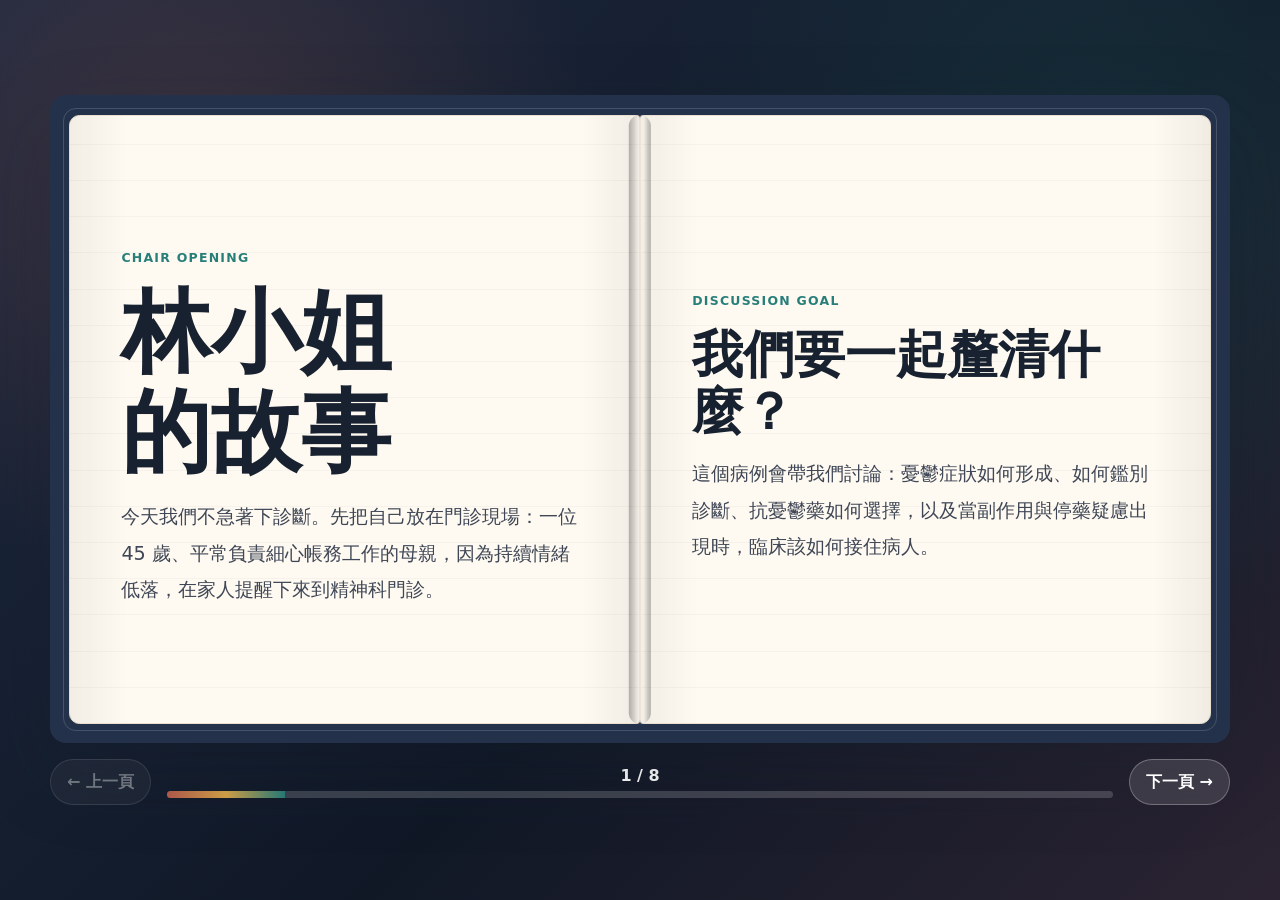
<file: chair-storybook/index.html>
<!doctype html>
<html lang="zh-Hant">
  <head>
    <meta charset="utf-8">
    <meta name="viewport" content="width=device-width, initial-scale=1">
    <title>林小姐的故事｜小討主席開場</title>
    <meta name="description" content="精神疾病單元小組討論主席開場用翻書式病例引導。">
    <link rel="stylesheet" href="style.css">
  </head>
  <body>
    <main class="stage" aria-label="林小姐病例翻書式開場">
      <section class="book" aria-live="polite">
        <div class="book-spine" aria-hidden="true"></div>

        <article class="page page-left" aria-label="故事頁左側">
          <div class="page-content" id="left-page"></div>
        </article>

        <article class="page page-right" aria-label="故事頁右側">
          <div class="page-content" id="right-page"></div>
        </article>
      </section>

      <section class="controls" aria-label="翻頁控制">
        <button id="prev" type="button" aria-label="上一頁">← 上一頁</button>
        <div class="progress">
          <span id="page-label">1 / 6</span>
          <div class="progress-track" aria-hidden="true">
            <span id="progress-fill"></span>
          </div>
        </div>
        <button id="next" type="button" aria-label="下一頁">下一頁 →</button>
      </section>
    </main>

    <script src="script.js"></script>
  </body>
</html>
</file>
<file: style.css>
:root {
  --ink: #111827;
  --muted: #5d6472;
  --paper: #f5f7fb;
  --paper-deep: #e5edf7;
  --line: #c9d4e5;
  --green: #008c89;
  --green-soft: #d8f3f0;
  --coral: #f05d5e;
  --gold: #f3b23f;
  --blue: #3157d5;
  --plum: #8a4fff;
  --shadow: 0 22px 60px rgb(15 23 42 / 13%);
  --serif: Georgia, "Times New Roman", "Noto Serif TC", serif;
  --sans: Inter, ui-sans-serif, system-ui, -apple-system, BlinkMacSystemFont, "Segoe UI", "Noto Sans TC", sans-serif;
}

* {
  box-sizing: border-box;
}

html {
  scroll-behavior: smooth;
}

body {
  margin: 0;
  color: var(--ink);
  background:
    radial-gradient(circle at 8% 12%, rgb(0 140 137 / 12%), transparent 28rem),
    radial-gradient(circle at 88% 4%, rgb(49 87 213 / 10%), transparent 26rem),
    linear-gradient(180deg, var(--paper), #ffffff 58%, #edf3fb);
  font-family: var(--sans);
  line-height: 1.7;
}

.scroll-progress {
  position: fixed;
  inset: 0 auto auto 0;
  z-index: 40;
  height: 0.22rem;
  width: var(--progress, 0%);
  background: linear-gradient(90deg, var(--coral), var(--gold), var(--green));
  box-shadow: 0 0 18px rgb(0 140 137 / 38%);
}

a {
  color: inherit;
  text-decoration-color: rgb(0 140 137 / 48%);
  text-underline-offset: 0.18em;
}

.site-header {
  position: sticky;
  top: 0;
  z-index: 20;
  display: flex;
  justify-content: space-between;
  gap: 1rem;
  align-items: center;
  padding: 0.85rem clamp(1rem, 3vw, 2.5rem);
  background: rgb(245 247 251 / 86%);
  border-bottom: 1px solid rgb(201 212 229 / 82%);
  backdrop-filter: blur(12px);
}

.brand {
  font-weight: 800;
  text-transform: uppercase;
  letter-spacing: 0.08em;
  text-decoration: none;
  font-size: 0.78rem;
}

nav {
  display: flex;
  gap: clamp(0.75rem, 2.5vw, 1.7rem);
  color: var(--muted);
  font-size: 0.9rem;
}

nav a {
  text-decoration: none;
}

.hero {
  position: relative;
  min-height: calc(100vh - 3.4rem);
  display: grid;
  grid-template-columns: minmax(18rem, 0.95fr) minmax(19rem, 1.05fr);
  align-items: center;
  gap: clamp(2rem, 6vw, 6rem);
  padding: clamp(2rem, 5vw, 4rem) clamp(1.2rem, 6vw, 6rem);
  overflow: hidden;
}

.hero-art {
  min-height: 32rem;
  position: relative;
  border: 1px solid var(--line);
  background:
    linear-gradient(135deg, rgb(255 255 255 / 76%), rgb(255 255 255 / 20%)),
    repeating-linear-gradient(90deg, rgb(17 24 39 / 5%) 0 1px, transparent 1px 4rem),
    repeating-linear-gradient(0deg, rgb(17 24 39 / 5%) 0 1px, transparent 1px 4rem),
    #e9f1fb;
  box-shadow: var(--shadow);
  overflow: hidden;
}

.hero-art::after {
  content: "";
  position: absolute;
  inset: 2rem;
  border: 1px solid rgb(17 24 39 / 12%);
}

.neuro-grid {
  position: absolute;
  inset: 8%;
  display: grid;
  grid-template-columns: repeat(5, 1fr);
  gap: clamp(0.8rem, 2vw, 1.2rem);
  transform: rotate(-7deg);
}

.neuro-grid span {
  aspect-ratio: 1;
  border-radius: 50%;
  background: rgb(255 255 255 / 72%);
  border: 1px solid rgb(17 24 39 / 12%);
  box-shadow: inset 0 0 0 0.35rem rgb(0 140 137 / 14%);
}

.serotonin-line {
  position: absolute;
  height: 0.55rem;
  border-radius: 99rem;
  background: linear-gradient(90deg, var(--coral), var(--gold), var(--green));
  box-shadow: 0 0 24px rgb(240 93 94 / 30%);
  animation: pulse-line 4.5s ease-in-out infinite;
}

.line-a {
  width: 78%;
  left: 12%;
  top: 38%;
  transform: rotate(17deg);
}

.line-b {
  width: 60%;
  left: 25%;
  top: 58%;
  transform: rotate(-19deg);
  animation-delay: 0.8s;
}

.line-c {
  width: 50%;
  left: 4%;
  top: 74%;
  transform: rotate(8deg);
  animation-delay: 1.6s;
}

@keyframes pulse-line {
  0%,
  100% {
    filter: saturate(1);
    opacity: 0.82;
  }

  50% {
    filter: saturate(1.35);
    opacity: 1;
  }
}

.hero-copy {
  max-width: 48rem;
}

.kicker,
.section-label,
.eyebrow,
.step-number {
  color: var(--green);
  font-weight: 800;
  text-transform: uppercase;
  letter-spacing: 0.1em;
  font-size: 0.78rem;
}

h1,
h2,
h3 {
  line-height: 1.12;
  margin: 0;
}

h1,
h2 {
  font-family: var(--serif);
  font-weight: 700;
}

h1 {
  font-size: clamp(3rem, 8vw, 7.4rem);
  max-width: 10ch;
  margin-block: 0.55rem 1rem;
}

.lede {
  max-width: 40rem;
  font-size: clamp(1.05rem, 1.8vw, 1.35rem);
  color: #293241;
}

.hero-meta {
  display: flex;
  flex-wrap: wrap;
  gap: 0.55rem;
  margin-top: 1.5rem;
}

.hero-meta span {
  border: 1px solid var(--line);
  background: rgb(255 255 255 / 52%);
  padding: 0.35rem 0.75rem;
  border-radius: 99rem;
  color: #334155;
  font-size: 0.92rem;
}

.case-strip {
  display: grid;
  grid-template-columns: repeat(3, 1fr);
  border-block: 1px solid var(--line);
  background: #111827;
  color: var(--paper);
}

.case-strip div {
  padding: 1.2rem clamp(1rem, 4vw, 3rem);
  border-right: 1px solid rgb(245 247 251 / 18%);
}

.case-strip strong {
  display: block;
  color: #79e0d6;
  font-size: 0.9rem;
}

.case-strip span {
  display: block;
  max-width: 19rem;
  color: rgb(245 247 251 / 86%);
}

.intro,
.management,
.myth,
.closing,
.board-quiz,
.takeaways,
.sources {
  padding: clamp(4rem, 9vw, 7rem) clamp(1.2rem, 6vw, 6rem);
}

.intro h2,
.management h2,
.myth h2,
.closing h2,
.board-quiz h2,
.takeaways h2 {
  font-size: clamp(2.1rem, 5vw, 4.8rem);
  max-width: 13ch;
  margin-bottom: 2rem;
}

.roadmap,
.management-grid,
.closing-grid {
  display: grid;
  grid-template-columns: repeat(3, minmax(0, 1fr));
  gap: 1rem;
}

.roadmap article,
.management-grid article,
.closing-grid article,
.myth-cards article {
  background: rgb(255 255 255 / 58%);
  border: 1px solid var(--line);
  padding: clamp(1.2rem, 3vw, 1.8rem);
  box-shadow: 0 14px 40px rgb(15 23 42 / 8%);
}

.roadmap span,
.management-grid span {
  display: inline-grid;
  place-items: center;
  width: 2.2rem;
  height: 2.2rem;
  margin-bottom: 1rem;
  background: var(--ink);
  color: var(--paper);
  border-radius: 50%;
  font-weight: 800;
}

.roadmap h3,
.management-grid h3,
.closing-grid h3,
.myth-cards h3 {
  font-size: 1.25rem;
  margin-bottom: 0.5rem;
}

.roadmap p,
.management-grid p,
.closing-grid p,
.myth-cards p {
  margin: 0;
  color: var(--muted);
}

.scrolly {
  display: grid;
  grid-template-columns: minmax(20rem, 1fr) minmax(20rem, 0.9fr);
  gap: clamp(1rem, 5vw, 5rem);
  padding: 2rem clamp(1.2rem, 6vw, 6rem) 5rem;
  align-items: start;
}

.scrolly-graphic {
  position: sticky;
  top: 5.5rem;
  min-height: calc(100vh - 7rem);
  display: grid;
  align-items: center;
}

.graphic-card {
  min-height: 38rem;
  padding: clamp(1.2rem, 3vw, 2rem);
  background: #ffffff;
  border: 1px solid var(--line);
  box-shadow: var(--shadow);
}

.graphic-card h2 {
  font-size: clamp(2rem, 4vw, 4rem);
  margin-bottom: 1rem;
}

.body-map {
  position: relative;
  height: 24rem;
  margin: 1rem 0;
  background:
    radial-gradient(ellipse at 50% 18%, rgb(49 87 213 / 18%) 0 10%, transparent 11%),
    radial-gradient(ellipse at 50% 39%, rgb(0 140 137 / 16%) 0 14%, transparent 15%),
    radial-gradient(ellipse at 50% 59%, rgb(243 178 63 / 20%) 0 13%, transparent 14%),
    radial-gradient(ellipse at 50% 77%, rgb(138 79 255 / 15%) 0 12%, transparent 13%);
  border: 1px dashed rgb(17 24 39 / 18%);
}

.body-map::before {
  content: "";
  position: absolute;
  left: 50%;
  top: 1.2rem;
  width: 10rem;
  height: 20rem;
  transform: translateX(-50%);
  border: 2px solid rgb(17 24 39 / 38%);
  border-radius: 5rem 5rem 4rem 4rem;
}

.organ {
  position: absolute;
  left: var(--x);
  top: var(--y);
  transform: translate(-50%, -50%);
  width: 4rem;
  height: 4rem;
  border-radius: 50%;
  border: 1px solid rgb(17 24 39 / 25%);
  background: #f9fbff;
  color: var(--ink);
  font-weight: 900;
  cursor: pointer;
  box-shadow: 0 12px 24px rgb(15 23 42 / 12%);
  transition: 180ms ease;
}

.organ.active {
  color: white;
  background: var(--coral);
  transform: translate(-50%, -50%) scale(1.12);
}

.organ-detail {
  min-height: 8rem;
  padding: 1rem;
  background: var(--green-soft);
  border: 1px solid rgb(0 140 137 / 22%);
}

.organ-detail h3 {
  margin-bottom: 0.35rem;
}

.organ-detail p {
  margin: 0;
  color: #155e63;
}

.scrolly-text {
  display: grid;
  gap: 55vh;
  padding-block: 12vh 30vh;
}

.step {
  background: rgb(255 255 255 / 72%);
  border: 1px solid var(--line);
  padding: clamp(1.2rem, 3vw, 2rem);
  box-shadow: 0 18px 45px rgb(15 23 42 / 10%);
  opacity: 0.55;
  transform: translateY(1rem);
  transition: 220ms ease;
}

.step.is-active {
  opacity: 1;
  transform: translateY(0);
}

.step h3 {
  font-size: clamp(1.55rem, 3vw, 2.4rem);
  font-family: var(--serif);
}

.step p:last-child {
  color: var(--muted);
  margin-bottom: 0;
}

.effect-list {
  margin: 1rem 0 0;
  padding: 0;
  list-style: none;
  display: grid;
  gap: 0.7rem;
}

.effect-list li {
  position: relative;
  padding-left: 1.55rem;
  color: var(--muted);
}

.effect-list li::before {
  content: "";
  position: absolute;
  left: 0;
  top: 0.62em;
  width: 0.55rem;
  height: 0.55rem;
  border-radius: 50%;
  background: var(--coral);
  box-shadow: 0 0 0 0.22rem rgb(240 93 94 / 13%);
}

.activation,
.syndrome,
.discontinuation {
  display: grid;
  grid-template-columns: minmax(18rem, 0.9fr) minmax(20rem, 1.1fr);
  gap: clamp(2rem, 6vw, 5rem);
  align-items: center;
  padding: clamp(4rem, 9vw, 7rem) clamp(1.2rem, 6vw, 6rem);
}

.activation h2,
.syndrome h2,
.discontinuation h2 {
  font-size: clamp(2rem, 5vw, 4.4rem);
  margin-bottom: 1rem;
}

.activation-copy p:not(.section-label),
.syndrome p,
.finish-panel p {
  color: var(--muted);
  max-width: 42rem;
}

.activation-chart,
.finish-panel,
.taper-panel {
  background: #ffffff;
  border: 1px solid var(--line);
  padding: clamp(1.2rem, 3vw, 2rem);
  box-shadow: var(--shadow);
}

.people-grid {
  display: grid;
  grid-template-columns: repeat(10, 1fr);
  gap: 0.42rem;
  margin-bottom: 1.5rem;
}

.people-grid span {
  aspect-ratio: 1;
  border-radius: 50%;
  background: #dce6f3;
}

.people-grid .on {
  background: var(--coral);
}

.people-grid .soft {
  background: #ff9b9b;
}

.activation-chart strong {
  display: block;
  font-family: var(--serif);
  font-size: clamp(4rem, 10vw, 8rem);
  line-height: 0.9;
}

.activation-chart p {
  margin: 1rem 0 0;
  color: var(--muted);
}

.management {
  background: #111827;
  color: var(--paper);
}

.management .section-label {
  color: #79e0d6;
}

.management-grid {
  grid-template-columns: repeat(4, minmax(0, 1fr));
}

.management-grid article {
  background: rgb(245 247 251 / 8%);
  border-color: rgb(245 247 251 / 18%);
  box-shadow: none;
}

.management-grid span {
  background: #79e0d6;
  color: var(--ink);
}

.management-grid p {
  color: rgb(245 247 251 / 74%);
}

.patient-handout {
  margin-top: 1.4rem;
  border: 1px solid rgb(245 247 251 / 22%);
  background: rgb(245 247 251 / 8%);
  color: var(--paper);
  overflow: hidden;
}

.patient-handout summary {
  cursor: pointer;
  display: flex;
  justify-content: space-between;
  gap: 1rem;
  align-items: center;
  padding: 1rem 1.2rem;
  font-weight: 800;
}

.patient-handout summary::after {
  content: "+";
  display: inline-grid;
  place-items: center;
  flex: 0 0 auto;
  width: 2rem;
  height: 2rem;
  border-radius: 50%;
  background: var(--green);
  color: white;
  transition: transform 180ms ease;
}

.patient-handout[open] summary::after {
  transform: rotate(45deg);
}

.patient-handout summary strong {
  color: #79e0d6;
  font-size: 0.92rem;
}

.handout-content {
  padding: clamp(1rem, 3vw, 1.6rem);
  background: #ffffff;
  color: var(--ink);
}

.handout-content h3,
.handout-content h4 {
  margin-bottom: 0.5rem;
}

.handout-content p,
.handout-content li {
  color: var(--muted);
}

.handout-grid {
  display: grid;
  grid-template-columns: repeat(3, 1fr);
  gap: 0.9rem;
  margin: 1.2rem 0;
}

.handout-grid article {
  border: 1px solid var(--line);
  background: #f7fbff;
  padding: 1rem;
}

.handout-grid ul {
  margin: 0;
  padding-left: 1.1rem;
}

.handout-alert {
  margin: 0;
  padding: 0.9rem 1rem;
  border-left: 0.35rem solid var(--coral);
  background: #fff1f1;
}

.triad {
  display: grid;
  gap: 1rem;
}

.triad article {
  display: grid;
  grid-template-columns: 1.6rem 1fr;
  gap: 0.8rem 1rem;
  align-items: start;
  padding: 1.2rem;
  border: 1px solid var(--line);
  background: rgb(255 255 255 / 58%);
}

.triad article span {
  width: 1.25rem;
  height: 1.25rem;
  border-radius: 50%;
  background: var(--coral);
  margin-top: 0.18rem;
}

.triad article:nth-child(2) span {
  background: var(--gold);
}

.triad article:nth-child(3) span {
  background: var(--blue);
}

.triad h3,
.triad p {
  grid-column: 2;
  margin: 0;
}

.treatment-ribbon {
  grid-column: 1 / -1;
  display: flex;
  gap: 0.65rem;
  flex-wrap: wrap;
  align-items: center;
  padding: 1rem;
  background: var(--green);
  color: white;
}

.treatment-ribbon span,
.treatment-ribbon strong {
  padding: 0.3rem 0.65rem;
  border: 1px solid rgb(255 255 255 / 35%);
  border-radius: 99rem;
}

.myth-cards {
  display: grid;
  grid-template-columns: repeat(3, 1fr);
  gap: 1rem;
}

.myth-cards strong {
  display: inline-block;
  margin-top: 1.2rem;
  color: var(--green);
}

.discontinuation {
  align-items: stretch;
}

.finish-grid {
  display: grid;
  grid-template-columns: repeat(2, 1fr);
  gap: 0.7rem;
  margin: 1.5rem 0;
}

.finish-grid span {
  display: flex;
  gap: 0.55rem;
  align-items: center;
  padding: 0.65rem;
  background: var(--paper-deep);
}

.finish-grid b {
  display: inline-grid;
  place-items: center;
  width: 2rem;
  height: 2rem;
  border-radius: 50%;
  background: var(--ink);
  color: var(--paper);
}

.taper-panel h3 {
  font-size: 1.8rem;
  font-family: var(--serif);
}

.taper-toggle {
  display: flex;
  gap: 0.5rem;
  flex-wrap: wrap;
  margin: 1rem 0 0.2rem;
}

.taper-button {
  border: 1px solid var(--line);
  background: #f7fbff;
  color: var(--ink);
  border-radius: 99rem;
  padding: 0.42rem 0.8rem;
  font: inherit;
  font-weight: 800;
  cursor: pointer;
  transition: 180ms ease;
}

.taper-button.active {
  border-color: var(--green);
  background: var(--green);
  color: white;
}

.taper-viz {
  height: 14rem;
  display: flex;
  align-items: end;
  gap: 0.35rem;
  padding: 1rem 0;
  margin: 1rem 0;
  border-bottom: 2px solid var(--ink);
}

.taper-viz div {
  flex: 1;
  height: var(--h);
  min-height: 1rem;
  background: linear-gradient(180deg, var(--blue), var(--green));
  position: relative;
  transition: height 500ms cubic-bezier(0.22, 1, 0.36, 1);
}

.taper-viz span {
  position: absolute;
  left: 50%;
  top: -1.55rem;
  transform: translateX(-50%);
  font-size: 0.78rem;
  color: var(--muted);
}

.taper-panel li {
  margin-block: 0.45rem;
  color: var(--muted);
}

.taper-deep-dive {
  padding: clamp(4rem, 9vw, 7rem) clamp(1.2rem, 6vw, 6rem);
}

.taper-deep-dive h2 {
  font-size: clamp(2.1rem, 5vw, 4.8rem);
  max-width: 12ch;
  margin-bottom: 2rem;
}

.paper-figure {
  margin: 0 0 1.4rem;
  padding: clamp(1rem, 3vw, 1.5rem);
  border: 1px solid var(--line);
  background: #ffffff;
  box-shadow: var(--shadow);
}

.paper-figure figcaption {
  max-width: 58rem;
  margin-bottom: 1rem;
  color: var(--muted);
}

.paper-figure figcaption strong {
  color: var(--ink);
}

.figure-panels {
  display: grid;
  grid-template-columns: repeat(2, minmax(0, 1fr));
  gap: 1rem;
}

.figure-panel {
  border: 1px solid var(--line);
  background:
    linear-gradient(180deg, rgb(247 251 255 / 76%), rgb(255 255 255 / 96%)),
    radial-gradient(circle at 82% 14%, rgb(0 140 137 / 12%), transparent 12rem);
  padding: 1rem;
}

.figure-panel h3 {
  margin-bottom: 0.6rem;
  font-family: var(--serif);
  font-size: 1.35rem;
}

.figure-panel p {
  margin: 0.7rem 0 0;
  color: var(--muted);
  font-size: 0.94rem;
}

.figure-panel img {
  display: block;
  width: 100%;
  height: auto;
  background: white;
  border: 1px solid rgb(201 212 229 / 72%);
}

.figure-panel svg {
  width: 100%;
  height: auto;
  display: block;
  overflow: visible;
}

.axis {
  stroke: #334155;
  stroke-width: 2;
}

.curve-muted {
  fill: none;
  stroke: #c8d4e4;
  stroke-width: 9;
  stroke-linecap: round;
}

.dose-line {
  fill: none;
  stroke-width: 4;
  stroke-linecap: round;
  stroke-linejoin: round;
}

.dose-line.danger,
.dots.danger {
  stroke: var(--coral);
  fill: var(--coral);
}

.dose-line.safe,
.dots.safe {
  stroke: var(--green);
  fill: var(--green);
}

.dose-label,
.drop-label,
.figure-panel text {
  fill: var(--muted);
  font-family: var(--sans);
  font-size: 12px;
}

.drop-label {
  fill: var(--ink);
  font-weight: 800;
}

.figure-source {
  margin: 1rem 0 0;
  color: var(--muted);
  font-size: 0.86rem;
}

.deep-grid {
  display: grid;
  grid-template-columns: repeat(3, 1fr);
  gap: 1rem;
}

.deep-card {
  position: relative;
  min-height: 18rem;
  padding: clamp(1.2rem, 3vw, 1.6rem);
  border: 1px solid var(--line);
  background:
    linear-gradient(180deg, rgb(255 255 255 / 78%), rgb(255 255 255 / 94%)),
    radial-gradient(circle at 100% 0%, rgb(0 140 137 / 20%), transparent 12rem);
  box-shadow: 0 18px 45px rgb(15 23 42 / 8%);
  overflow: hidden;
}

.deep-card::before {
  content: "";
  position: absolute;
  inset: auto 1.2rem 1.2rem 1.2rem;
  height: 0.35rem;
  border-radius: 99rem;
  background: linear-gradient(90deg, var(--blue), var(--green), var(--gold));
}

.deep-card h3 {
  font-family: var(--serif);
  font-size: 1.55rem;
}

.deep-card p {
  color: var(--muted);
}

.closing {
  background:
    linear-gradient(90deg, rgb(0 140 137 / 14%), transparent),
    #eef5ff;
}

.board-quiz {
  background: #ffffff;
}

.board-quiz h2 {
  max-width: 15ch;
}

.quiz-stem {
  max-width: 48rem;
  color: var(--muted);
  font-size: clamp(1.05rem, 1.7vw, 1.25rem);
}

.quiz-options {
  display: grid;
  gap: 0.85rem;
  max-width: 68rem;
  margin-top: 1.5rem;
}

.quiz-option {
  display: grid;
  grid-template-columns: 2.4rem 1fr;
  gap: 0.85rem;
  align-items: center;
  width: 100%;
  border: 1px solid var(--line);
  border-radius: 0;
  background: #f7fbff;
  color: var(--ink);
  padding: 0.95rem 1rem;
  text-align: left;
  box-shadow: 0 12px 30px rgb(15 23 42 / 7%);
}

.quiz-option span {
  display: inline-grid;
  place-items: center;
  width: 2.1rem;
  height: 2.1rem;
  border-radius: 50%;
  background: var(--ink);
  color: white;
  font-weight: 900;
}

.quiz-option.is-correct {
  border-color: var(--green);
  background: var(--green-soft);
}

.quiz-option.is-wrong {
  border-color: var(--coral);
  background: #fff1f1;
}

.quiz-feedback {
  max-width: 68rem;
  margin-top: 1.2rem;
  padding: clamp(1rem, 3vw, 1.5rem);
  border-left: 0.35rem solid var(--green);
  background: #eefbf8;
}

.quiz-feedback h3 {
  font-family: var(--serif);
  font-size: 1.6rem;
}

.quiz-feedback p,
.quiz-feedback li {
  color: var(--muted);
}

.takeaways {
  background: #111827;
  color: var(--paper);
}

.takeaways h2 {
  max-width: none;
}

.takeaways ol {
  display: grid;
  grid-template-columns: repeat(3, 1fr);
  gap: 1rem;
  padding: 0;
  list-style: none;
  counter-reset: takeaway;
}

.takeaways li {
  counter-increment: takeaway;
  border-top: 1px solid rgb(245 247 251 / 25%);
  padding-top: 1rem;
  color: rgb(245 247 251 / 82%);
}

.takeaways li::before {
  content: counter(takeaway, decimal-leading-zero);
  display: block;
  color: #79e0d6;
  font-weight: 900;
  margin-bottom: 0.7rem;
}

.sources {
  font-size: 0.92rem;
}

.sources h2 {
  font-family: var(--serif);
  font-size: clamp(2rem, 4vw, 3.5rem);
}

.sources li {
  margin-block: 0.55rem;
  color: var(--muted);
}

.reveal {
  opacity: 0;
  transform: translateY(1.4rem);
  transition: opacity 520ms ease, transform 520ms cubic-bezier(0.22, 1, 0.36, 1);
}

.reveal.is-visible {
  opacity: 1;
  transform: translateY(0);
}

@media (max-width: 920px) {
  .hero,
  .scrolly,
  .activation,
  .syndrome,
  .discontinuation {
    grid-template-columns: 1fr;
  }

  .hero {
    min-height: auto;
  }

  .hero-art {
    min-height: 21rem;
    order: 2;
  }

  h1 {
    max-width: 11ch;
  }

  .case-strip,
  .roadmap,
  .management-grid,
  .closing-grid,
  .myth-cards,
  .takeaways ol,
  .handout-grid,
  .deep-grid,
  .figure-panels {
    grid-template-columns: 1fr;
  }

  .scrolly-graphic {
    position: relative;
    top: auto;
    min-height: auto;
  }

  .graphic-card {
    min-height: auto;
  }

  .scrolly-text {
    gap: 1rem;
    padding-block: 0;
  }
}

@media (max-width: 620px) {
  .site-header {
    align-items: flex-start;
    flex-direction: column;
  }

  nav {
    width: 100%;
    justify-content: space-between;
  }

  .hero,
  .intro,
  .management,
  .myth,
  .closing,
  .board-quiz,
  .takeaways,
  .sources,
  .activation,
  .syndrome,
  .discontinuation,
  .scrolly {
    padding-inline: 1rem;
  }

  .body-map {
    height: 19rem;
  }

  .body-map::before {
    height: 16rem;
    width: 8rem;
  }

  .organ {
    width: 3.2rem;
    height: 3.2rem;
  }

  .finish-grid {
    grid-template-columns: 1fr;
  }
}

@media (prefers-reduced-motion: reduce) {
  html {
    scroll-behavior: auto;
  }

  *,
  *::before,
  *::after {
    transition-duration: 0.01ms !important;
    animation-duration: 0.01ms !important;
    animation-iteration-count: 1 !important;
  }
}
</file>
<file: chair-storybook/style.css>
:root {
  --ink: #18212f;
  --muted: #687386;
  --paper: #fffaf1;
  --paper-edge: #eadfcf;
  --cover: #23314a;
  --accent: #b85c4c;
  --teal: #287f7a;
  --gold: #d8a648;
  --shadow: 0 30px 80px rgb(24 33 47 / 22%);
  --serif: Georgia, "Times New Roman", "Noto Serif TC", serif;
  --sans: ui-sans-serif, system-ui, -apple-system, BlinkMacSystemFont, "Segoe UI", "Noto Sans TC", sans-serif;
}

* {
  box-sizing: border-box;
}

body {
  margin: 0;
  min-height: 100vh;
  color: var(--ink);
  font-family: var(--sans);
  background:
    radial-gradient(circle at 15% 20%, rgb(184 92 76 / 22%), transparent 26rem),
    radial-gradient(circle at 88% 18%, rgb(40 127 122 / 20%), transparent 30rem),
    linear-gradient(135deg, #1d2a40, #101826 58%, #2b2332);
  display: grid;
  place-items: center;
  padding: clamp(1rem, 3vw, 2.5rem);
}

.stage {
  width: min(1180px, 100%);
}

.book {
  position: relative;
  display: grid;
  grid-template-columns: 1fr 1fr;
  min-height: min(72vh, 720px);
  border-radius: 1rem;
  background: var(--cover);
  padding: clamp(0.8rem, 2vw, 1.2rem);
  box-shadow: var(--shadow);
  perspective: 1600px;
}

.book::before {
  content: "";
  position: absolute;
  inset: 0.8rem;
  border: 1px solid rgb(255 255 255 / 16%);
  border-radius: 0.8rem;
  pointer-events: none;
}

.book-spine {
  position: absolute;
  top: 1.2rem;
  bottom: 1.2rem;
  left: 50%;
  width: 1.4rem;
  transform: translateX(-50%);
  background:
    linear-gradient(90deg, rgb(0 0 0 / 28%), transparent 42%, rgb(255 255 255 / 18%), transparent 68%, rgb(0 0 0 / 28%));
  border-radius: 99rem;
  z-index: 3;
}

.page {
  position: relative;
  background:
    linear-gradient(90deg, rgb(0 0 0 / 5%), transparent 10%, transparent 90%, rgb(0 0 0 / 6%)),
    repeating-linear-gradient(0deg, transparent 0 2.2rem, rgb(35 49 74 / 4%) 2.2rem calc(2.2rem + 1px)),
    var(--paper);
  border: 1px solid var(--paper-edge);
  min-height: 100%;
  overflow: hidden;
}

.page-left {
  border-radius: 0.65rem 0.2rem 0.2rem 0.65rem;
  transform-origin: right center;
}

.page-right {
  border-radius: 0.2rem 0.65rem 0.65rem 0.2rem;
  transform-origin: left center;
}

.book.turning-next .page-right {
  animation: turnNext 520ms cubic-bezier(0.22, 1, 0.36, 1);
}

.book.turning-prev .page-left {
  animation: turnPrev 520ms cubic-bezier(0.22, 1, 0.36, 1);
}

@keyframes turnNext {
  0% {
    transform: rotateY(0deg);
  }
  55% {
    transform: rotateY(-18deg);
    filter: brightness(0.96);
  }
  100% {
    transform: rotateY(0deg);
  }
}

@keyframes turnPrev {
  0% {
    transform: rotateY(0deg);
  }
  55% {
    transform: rotateY(18deg);
    filter: brightness(0.96);
  }
  100% {
    transform: rotateY(0deg);
  }
}

.page-content {
  padding: clamp(1.4rem, 4vw, 3.2rem);
  height: 100%;
  display: flex;
  flex-direction: column;
  justify-content: center;
}

.chapter {
  color: var(--teal);
  font-weight: 900;
  letter-spacing: 0.1em;
  text-transform: uppercase;
  font-size: 0.78rem;
  margin-bottom: 0.8rem;
}

h1,
h2 {
  margin: 0;
  font-family: var(--serif);
  line-height: 1.12;
}

h1 {
  font-size: clamp(2.9rem, 7vw, 6.6rem);
  max-width: 8ch;
}

h2 {
  font-size: clamp(2rem, 4vw, 4rem);
}

p {
  margin: 1rem 0 0;
  color: #3f4756;
  font-size: clamp(1.02rem, 1.5vw, 1.22rem);
  line-height: 1.9;
}

.big-quote {
  font-family: var(--serif);
  font-size: clamp(1.8rem, 3.8vw, 3.4rem);
  line-height: 1.25;
  color: var(--accent);
}

.prompt-card {
  margin-top: 1.2rem;
  padding: 1rem;
  border-left: 0.35rem solid var(--accent);
  background: rgb(184 92 76 / 8%);
}

.prompt-card strong {
  display: block;
  margin-bottom: 0.35rem;
}

.clue-list {
  display: grid;
  gap: 0.75rem;
  margin: 1.2rem 0 0;
  padding: 0;
  list-style: none;
}

.clue-list li {
  position: relative;
  padding: 0.75rem 0.85rem 0.75rem 2.25rem;
  background: rgb(40 127 122 / 8%);
  border: 1px solid rgb(40 127 122 / 18%);
}

.clue-list li::before {
  content: "";
  position: absolute;
  left: 0.85rem;
  top: 1.15rem;
  width: 0.55rem;
  height: 0.55rem;
  border-radius: 50%;
  background: var(--teal);
}

.timeline {
  display: grid;
  gap: 0.85rem;
  margin-top: 1.3rem;
}

.timeline div {
  display: grid;
  grid-template-columns: 5.8rem 1fr;
  gap: 0.9rem;
  align-items: start;
}

.timeline strong {
  color: var(--accent);
}

.question-grid {
  display: grid;
  gap: 0.7rem;
  margin-top: 1.2rem;
}

.question-grid span {
  display: block;
  padding: 0.85rem 1rem;
  background: rgb(216 166 72 / 14%);
  border: 1px solid rgb(216 166 72 / 28%);
  font-weight: 800;
}

.controls {
  display: grid;
  grid-template-columns: auto 1fr auto;
  align-items: center;
  gap: 1rem;
  margin-top: 1rem;
  color: white;
}

button {
  border: 1px solid rgb(255 255 255 / 28%);
  background: rgb(255 255 255 / 12%);
  color: white;
  border-radius: 99rem;
  padding: 0.7rem 1rem;
  font: inherit;
  font-weight: 800;
  cursor: pointer;
  backdrop-filter: blur(12px);
}

button:disabled {
  opacity: 0.4;
  cursor: not-allowed;
}

.progress {
  display: grid;
  gap: 0.35rem;
}

#page-label {
  text-align: center;
  font-weight: 800;
}

.progress-track {
  height: 0.45rem;
  border-radius: 99rem;
  background: rgb(255 255 255 / 18%);
  overflow: hidden;
}

#progress-fill {
  display: block;
  height: 100%;
  width: var(--progress, 0%);
  background: linear-gradient(90deg, var(--accent), var(--gold), var(--teal));
  transition: width 260ms ease;
}

@media (max-width: 840px) {
  body {
    place-items: start center;
  }

  .book {
    grid-template-columns: 1fr;
    min-height: auto;
  }

  .book-spine,
  .page-left {
    display: none;
  }

  .page-right {
    min-height: 68vh;
    border-radius: 0.65rem;
  }

  .controls {
    grid-template-columns: 1fr 1fr;
  }

  .progress {
    grid-column: 1 / -1;
    order: -1;
  }
}

@media (prefers-reduced-motion: reduce) {
  *,
  *::before,
  *::after {
    animation-duration: 0.01ms !important;
    transition-duration: 0.01ms !important;
  }
}
</file>
